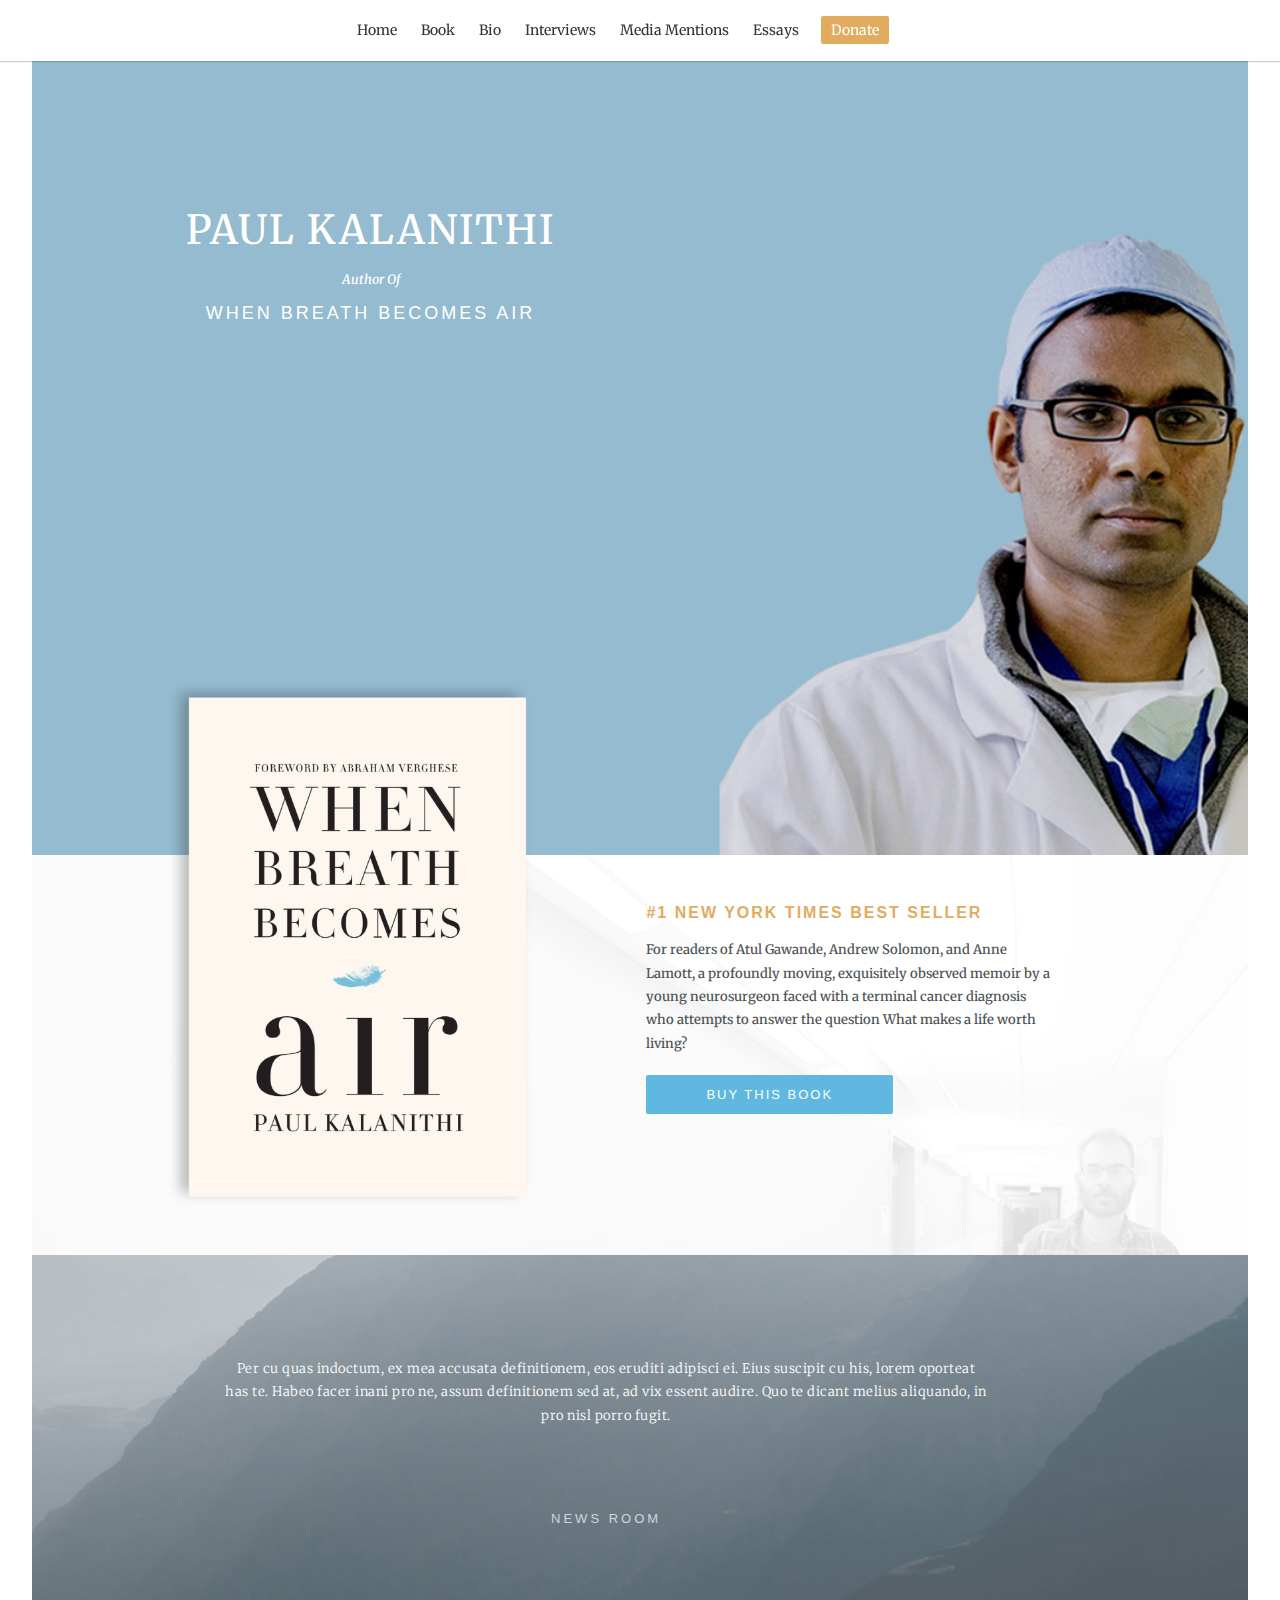
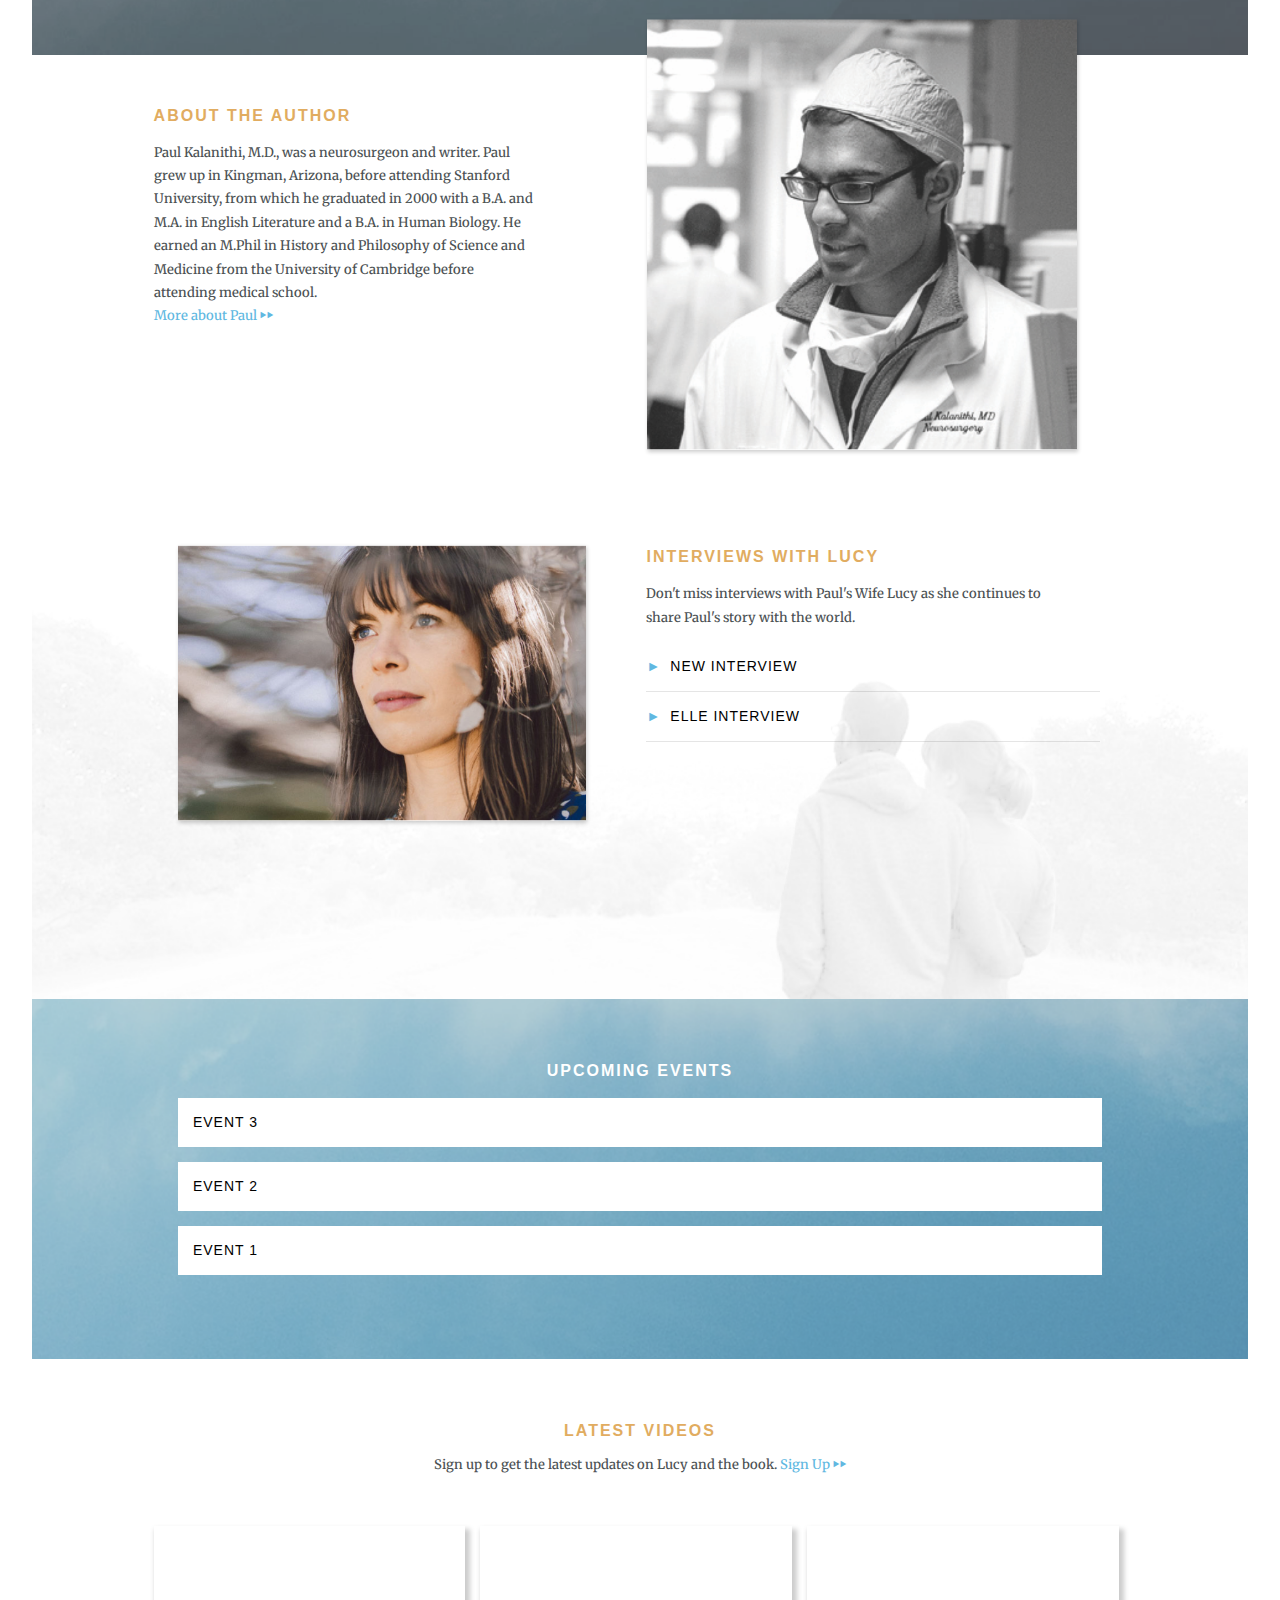
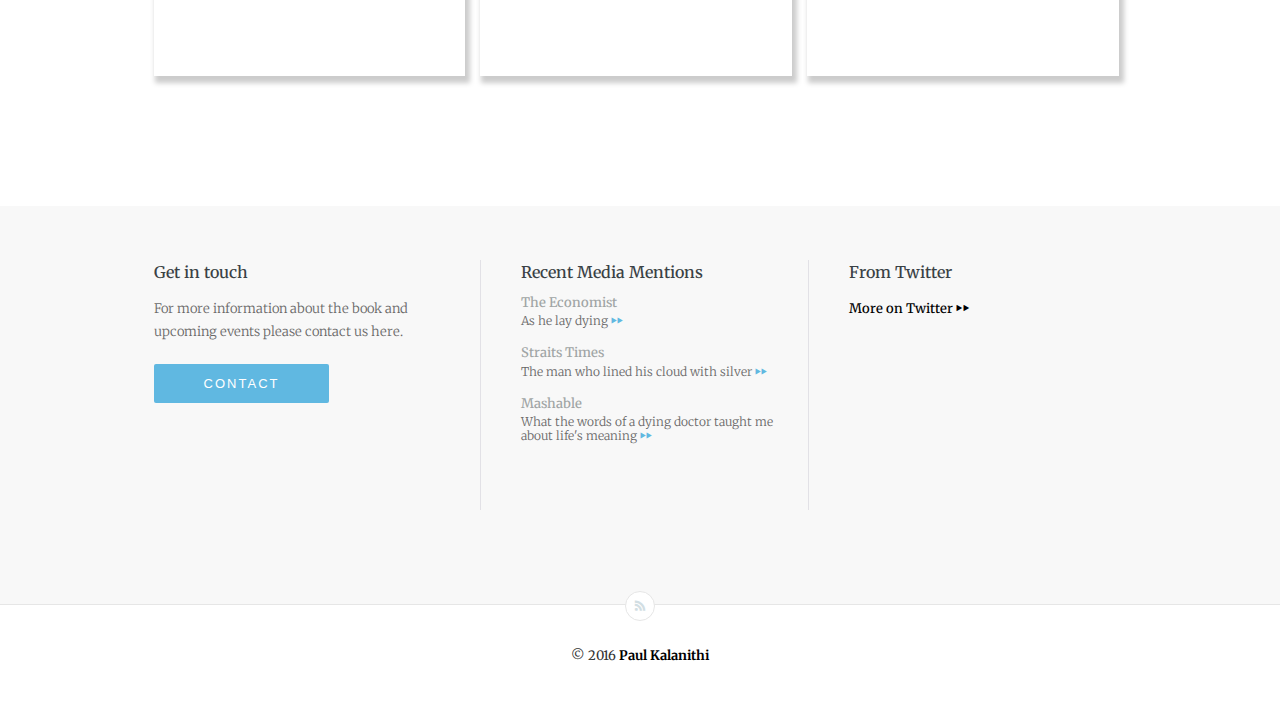
<file: index.html>
<head>
    <meta charset="utf-8">
    <meta http-equiv="X-UA-Compatible" content="IE=edge">

    <title>Paul Kalanithi</title>
    <meta name="description" content="A profoundly moving, exquisitely observed memoir by a young neurosurgeon faced with a terminal cancer diagnosis who attempts to answer the question What makes a life worth living?">

    <meta name="HandheldFriendly" content="True">
    <meta name="viewport" content="width=device-width, initial-scale=1.0">

    <link href="https://fonts.googleapis.com/css?family=Merriweather:400,700,300" rel="stylesheet" type="text/css">
    <link rel="stylesheet" type="text/css" href="assets/css/screen.css?v=cad48d6c86">

    <link rel="canonical" href="index.html">
    <meta name="referrer" content="origin">
    <link rel="next" href="page/2/index.html">
    
    <meta property="og:site_name" content="Paul Kalanithi">
    <meta property="og:type" content="website">
    <meta property="og:title" content="Paul Kalanithi">
    <meta property="og:description" content="A profoundly moving, exquisitely observed memoir by a young neurosurgeon faced with a terminal cancer diagnosis who attempts to answer the question What makes a life worth living?">
    <meta property="og:url" content="http://localhost:2368/">
    <meta property="og:image" content="http://localhost:2368/content/images/2016/02/paulinhospital_0-1-1.png">
    
    <meta name="twitter:card" content="summary_large_image">
    <meta name="twitter:title" content="Paul Kalanithi">
    <meta name="twitter:description" content="A profoundly moving, exquisitely observed memoir by a young neurosurgeon faced with a terminal cancer diagnosis who attempts to answer the question What makes a life worth living?">
    <meta name="twitter:url" content="http://localhost:2368/">
    <meta name="twitter:image:src" content="http://localhost:2368/content/images/2016/02/paulinhospital_0-1-1.png">
    
    <script type="application/ld+json">
{
    "@context": "http://schema.org",
    "@type": "Website",
    "publisher": "Paul Kalanithi",
    "url": "http://localhost:2368/",
    "image": "http://localhost:2368/content/images/2016/02/paulinhospital_0-1-1.png",
    "description": "A profoundly moving, exquisitely observed memoir by a young neurosurgeon faced with a terminal cancer diagnosis who attempts to answer the question What makes a life worth living?"
}
    </script>

    <script type="text/javascript" src="shared/ghost-url.js?v=cad48d6c86"></script>
<script type="text/javascript">
ghost.init({
	clientId: "ghost-frontend",
	clientSecret: "1c7afef9213c"
});
</script>
    <meta name="generator" content="Ghost 0.7">
    <link rel="alternate" type="application/rss+xml" title="Paul Kalanithi" href="rss/index.html">
</head>
<body class="home-template">



<nav role="navigation" class="site-navigation main-navigation">
<label for="show-menu" class="show-menu">Menu</label>
    <input type="checkbox" id="show-menu" role="button">
    
        <ul class="nav">
    <li class="nav-home" role="presentation"><a href="http://kellynloehr.github.io/paul-book/">Home</a></li>
    <li class="nav-book" role="presentation"><a href="http://kellynloehr.github.io/paul-book/book">Book</a></li>
    <li class="nav-bio" role="presentation"><a href="http://kellynloehr.github.io/paul-book/bio">Bio</a></li>
    <li class="nav-interviews" role="presentation"><a href="http://kellynloehr.github.io/paul-book/tag/interviews">Interviews</a></li>
    <li class="nav-media-mentions" role="presentation"><a href="http://kellynloehr.github.io/paul-book/tag/mediamentions">Media Mentions</a></li>
    <li class="nav-essays" role="presentation"><a href="http://kellynloehr.github.io/paul-book/tag/essays">Essays</a></li>
    <li class="nav-donate" role="presentation"><a href="http://kellynloehr.github.io/paul-book/donate">Donate</a></li>
</ul>
 
</nav><!-- .site-navigation .main-navigation -->

<!-- #menu -->

<header class="site-head" style="background-image: url(content/images/2016/02/paulinhospital_0-1-1.png)">
<div class="section group">
    <div class="header-title span_1_of_2  ">
    <h2>PAUL KALANITHI</h2>
   <p class="author">Author Of</p>
 <h3>WHEN BREATH BECOMES AIR</h3>
    </div>
</div>
    
</header>

    


<main class="content" role="main">

    
<div class="book-bg">
    <div class="container">

    <div class=" section group  ">
    <div class="col span_1_of_2 ">
   <img class="book " src="assets/img/when-breath-becomes-air.png">
    </div>

    <div class="col span_1_of_2 ">
   
  <h3> #1 NEW YORK TIMES BEST SELLER</h3>
   <p class="ninety">For readers of Atul Gawande, Andrew Solomon, and Anne Lamott, a profoundly moving, exquisitely observed memoir by a young neurosurgeon faced with a terminal cancer diagnosis who attempts to answer the question What makes a life worth living?</p>
<div class="buy-button"><a href="ttp://www.amazon.com/When-Breath-Becomes-Paul-Kalanithi/dp/081298840X/ref=sr_1_1?ie=UTF8&amp;qid=1435184685&amp;sr=8-1&amp;keywords=when+breath+becomes+air" target="blank">BUY THIS BOOK</a></div>
    </div>
</div>
</div>
 </div>

 <div class="reviews-bg">
    <div class="container ">

    <div class="carousel">
  <ul class="panes">
    <li> <p>Per cu quas indoctum, ex mea accusata definitionem, eos eruditi adipisci ei. Eius suscipit cu his, lorem oporteat has te. Habeo facer inani pro ne, assum definitionem sed at, ad vix essent audire. Quo te dicant melius aliquando, in pro nisl porro fugit.</p>
    <p class="source">News Room</p></li>
    <li> <p>Id pri diam clita apeirian, inermis posidonium ei usu. Te eam adipiscing posidonium referrentur. An utinam nostrud ius, mazim vivendum te pri. Alia tritani salutandi ius ex, ad postea platonem eam. Et sit vocent mediocrem.</p>
    <p class="source">News Source</p></li>
    <li> <p>An per case decore epicurei, est ut amet vivendum. Vis rebum solet omnesque ad, id lorem erant laudem mea, tamquam invidunt consetetur quo ad. Eum mazim eruditi ad, eum delenit ocurreret imperdiet in, cu nisl voluptua eam. No tota petentium vis, ea sea erat scribentur. Ignota ocurreret quaerendum te ius, id offendit explicari vix. Ne pri debet adipiscing.</p>
    <p class="source">Herald Review</p></li>
    <li> <p>Lorem ipsum dolor sit amet, vis admodum inciderint cu. Vel te fierent petentium, autem scriptorem ne vix, in sea sumo omittantur. An est nulla soluta hendrerit, id tollit nostrud fabulas sed, cum zril rationibus id. Ea vel dicta inani utroque, cibo malis pri no. Qui nobis populo ei, ei quaeque luptatum torquatos qui.</p>
    <p class="source">New York Times</p></li>
    <li> <p>"An emotional investment well worth making: a moving and thoughtful memoir of family, medicine and literature. It is, despite its grim undertone, accidentally inspiring.”</p>
    <p class="source">Washington Post</p></li>
  </ul>


</div>
    
</div>
</div>

<div class="container">

    <div class=" section group  ">
    <div class="col span_1_of_2 ">
   <h3> ABOUT THE AUTHOR</h3>
   <p class="eighty">Paul Kalanithi, M.D., was a neurosurgeon and writer. Paul grew up in Kingman, Arizona, before attending Stanford University, from which he graduated in 2000 with a B.A. and M.A. in English Literature and a B.A. in Human Biology. He earned an M.Phil in History and Philosophy of Science and Medicine from the University of Cambridge before attending medical school.<br>
   <a class="continue-reading" href="index.html#"> More about Paul ▸▸ </a></p>

    </div>

    <div class="col span_1_of_2 ">
   <img class="profile shadow" src="assets/img/paul-kalanithi-profile.png">
  
    </div>
</div>
</div>
<div class="lucy">
<div class="container">

    <div class=" section group  ">
    <div class="col span_1_of_2 ">
    <img class="shadow lucy-profile" src="assets/img/lucy.png">
  
    </div>

    <div class="col span_1_of_2 ">
     <h3> INTERVIEWS WITH LUCY</h3>
      <p class="ninety">Don't miss interviews with Paul's Wife Lucy as she continues to share Paul's story with the world.</p>   
  
  
    <ul class="external">
        <li><span class="arrow">►</span><a class="js-link-to-update" target="_blank" href="new-interview/" title="new interview">new interview</a>
         <div class="link home">
          <p><a href="https://themes.ghost.org/docs/get">https://themes.ghost.org/docs/get</a></p>
        </div></li>
       
      </ul>

       
    <ul class="external">
        <li><span class="arrow">►</span><a class="js-link-to-update" target="_blank" href="interview-with-lucy/" title="Elle Interview">Elle Interview</a>
         <div class="link home">
          <p>ELLE <br>
<a href="http://www.elle.com/">http://www.elle.com/</a></p>
        </div></li>
       
      </ul>

       

      
   

</div>
    </div>
</div>
</div>

<div class="events">
<div class="container">
<div class="center">
    <h3>UPCOMING EVENTS</h3>
   <ul>
  
   <li> <a href="event-3/">Event 3</a></li>      
   <li> <a href="event-2/">Event 2</a></li>      
   <li> <a href="event-1/">Event 1</a></li>      
   </ul>
</div>
    
</div>
</div>
<div class="videos">
<div class="container">
<h3>LATEST VIDEOS</h3>
<p class=" seventy center"> Sign up to get the latest updates on Lucy and the book.  <a class="continue-reading" href="index.html#"> Sign Up ▸▸ </a></p> 
    <div class="section group">

    <div class=" col span_1_of_3">
    <p><iframe width="560" height="315" src="https://www.youtube.com/embed/6c8fK9tOaZQ??rel=0&amp;showinfo=0&amp;autohide=1" frameborder="0" allowfullscreen></iframe></p> 
     </div>

    <div class=" col span_1_of_3">
    <p><iframe width="560" height="315" src="https://www.youtube.com/embed/aetY_zS7Q6M?rel=0&amp;showinfo=0&amp;autohide=1" frameborder="0" allowfullscreen></iframe></p> 
     </div>

    <div class=" col span_1_of_3">
    <p><iframe width="560" height="315" src="https://www.youtube.com/embed/aetY_zS7Q6M?rel=0&amp;showinfo=0&amp;autohide=1" frameborder="0" allowfullscreen></iframe></p> 
     </div>

</div>
    
</div>
</div>

<div class="clearfix"></div>


<div class="pre-footer">
<div class="container">
  <div class="section group">
  <div class="col span_1_of_3 ">
 <h5>Get in touch</h5>
 <p class="ninety grey"> For more information about the book and upcoming events please contact us here.
  </p><div class="contact-button"><a href="index.html#">CONTACT</a></div>
 
  </div>
  
  
  <div class="col span_1_of_3 border-left">
   <h5 class="margin-left">Recent Media Mentions</h5>
          <div class="external margin-left">
<div class="link footer">
          <p>The Economist</p>

<p><a href="http://www.economist.com/news/books-and-arts/21690011-intimate-essential-memoir-meaning-he-lay-dying?fsrc=scn/tw_ec/">http://www.economist.com/news/books-and-arts/21690011-intimate-essential-memoir-meaning-he-lay-dying?fsrc=scn/tw_ec/</a></p> </div>
        <p>
        <a class="js-link-to-update news" target="_blank" href="as-he-lay-dying/" title="As he lay dying">  As he lay dying <span class="continue-reading"> ▸▸</span></a>
        </p>
       
      </div>
          <div class="external margin-left">
<div class="link footer">
          <p>Straits Times <br>
<a href="http://www.straitstimes.com/lifestyle/arts/the-man-who-lined-his-cloud-with-silver">http://www.straitstimes.com/lifestyle/arts/the-man-who-lined-his-cloud-with-silver</a></p> </div>
        <p>
        <a class="js-link-to-update news" target="_blank" href="the-man-who-lined-his-cloud-with-silver/" title="The man who lined his cloud with silver">  The man who lined his cloud with silver <span class="continue-reading"> ▸▸</span></a>
        </p>
       
      </div>
          <div class="external margin-left">
<div class="link footer">
          <p>Mashable <br>
<a href="http://mashable.com/2016/02/18/when-breath-becomes-air-review/#.67TJVxopuqy">http://mashable.com/2016/02/18/when-breath-becomes-air-review/#.67TJVxopuqy</a></p> </div>
        <p>
        <a class="js-link-to-update news" target="_blank" href="what-the-words-of-a-dying-doctor-taught-me-about-lifes-meaning/" title="What the words of a dying doctor taught me about life's meaning">  What the words of a dying doctor taught me about life's meaning <span class="continue-reading"> ▸▸</span></a>
        </p>
       
      </div>
  </div>


  <div class="col span_1_of_3 border-left ">
 <h5 class="margin-left">From Twitter</h5>
 
    <div id="example3" class="grey"></div>
    <p class="margin-left"><a href="https://twitter.com/search?q=%23WhenBreathBecomesAir&amp;src=tyah">More on Twitter ▸▸</a></p>


  </div>
  </div>

    
</div> 

 </div>
 




    

</main>

    <footer class="site-footer">
        <a class="subscribe icon-feed" href="rss/index.rss"><span class="tooltip">Subscribe!</span></a>
        <div class="inner">
             <section class="copyright">© 2016 <a href="index.html">Paul Kalanithi</a>
             </section>
        </div>
    </footer>

    

    <script src="https://ajax.googleapis.com/ajax/libs/jquery/1.12.0/jquery.min.js"></script>
    <script type="text/javascript" src="assets/js/jquery.fitvids.js?v=cad48d6c86"></script>
    <script type="text/javascript" src="assets/js/external-link.js?v=cad48d6c86"></script>
    <script type="text/javascript" src="assets/js/index.js?v=cad48d6c86"></script>
    <script type="text/javascript" src="assets/js/small-menu.js?v=cad48d6c86"></script>

</body>
</file>
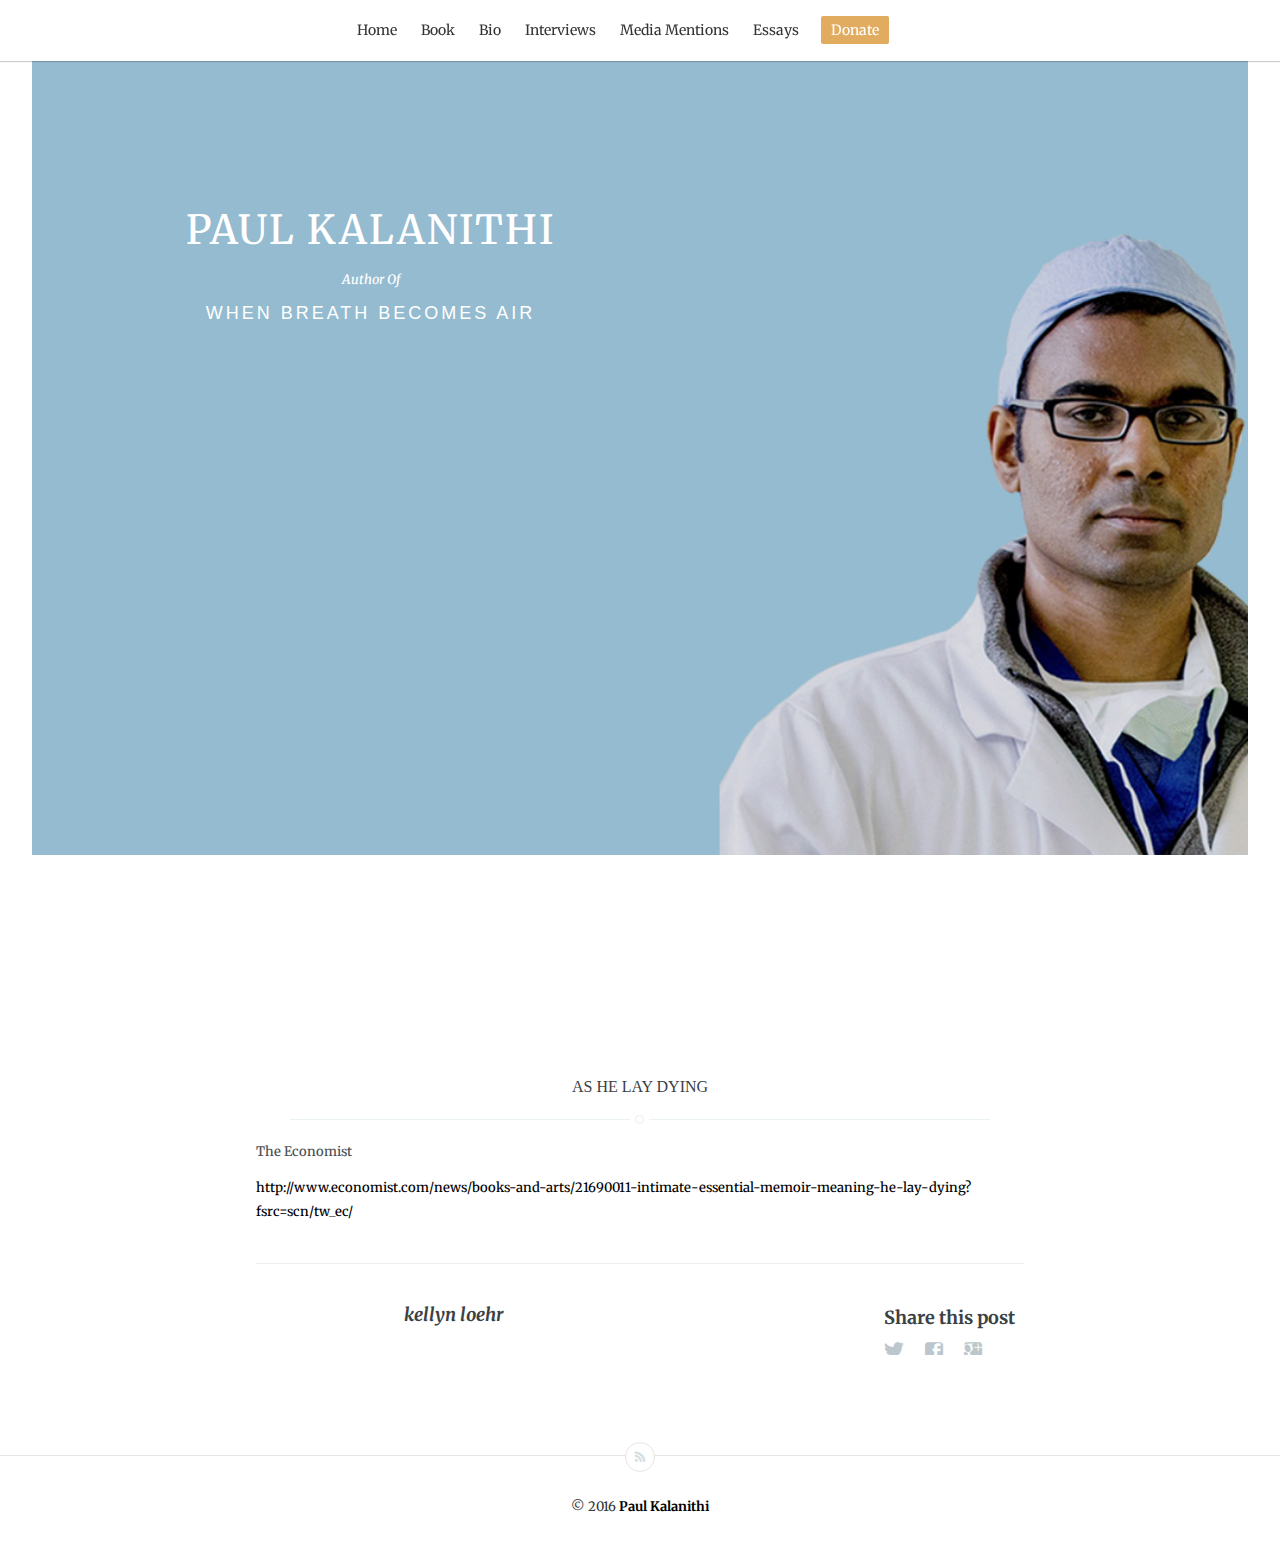
<file: as-he-lay-dying/index.html>
<head>
    <meta charset="utf-8">
    <meta http-equiv="X-UA-Compatible" content="IE=edge">

    <title>As he lay dying</title>
    <meta name="description" content="">

    <meta name="HandheldFriendly" content="True">
    <meta name="viewport" content="width=device-width, initial-scale=1.0">

    <link href="https://fonts.googleapis.com/css?family=Merriweather:400,700,300" rel="stylesheet" type="text/css">
    <link rel="stylesheet" type="text/css" href="../assets/css/screen.css?v=cad48d6c86">

    <link rel="canonical" href="index.html">
    <meta name="referrer" content="origin">
    
    <meta property="og:site_name" content="Paul Kalanithi">
    <meta property="og:type" content="article">
    <meta property="og:title" content="As he lay dying">
    <meta property="og:description" content="The Economist http://www.economist.com/news/books-and-arts/21690011-intimate-essential-memoir-meaning-he-lay-dying?fsrc=scn/tw_ec/...">
    <meta property="og:url" content="http://localhost:2368/as-he-lay-dying/">
    <meta property="article:published_time" content="2016-02-24T19:17:44.564Z">
    <meta property="article:modified_time" content="2016-02-24T19:18:57.644Z">
    <meta property="article:tag" content="mediamentions">
    <meta property="article:tag" content="news">
    <meta property="article:tag" content="external">
    <meta property="article:tag" content="print">
    
    <meta name="twitter:card" content="summary">
    <meta name="twitter:title" content="As he lay dying">
    <meta name="twitter:description" content="The Economist http://www.economist.com/news/books-and-arts/21690011-intimate-essential-memoir-meaning-he-lay-dying?fsrc=scn/tw_ec/...">
    <meta name="twitter:url" content="http://localhost:2368/as-he-lay-dying/">
    
    <script type="application/ld+json">
{
    "@context": "http://schema.org",
    "@type": "Article",
    "publisher": "Paul Kalanithi",
    "author": {
        "@type": "Person",
        "name": "kellyn loehr",
        "image": "//www.gravatar.com/avatar/e067762179c40cee0017ff318db9fd11?s=250&d=mm&r=x",
        "url": "http://localhost:2368/author/kellyn",
        "sameAs": null,
        "description": null
    },
    "headline": "As he lay dying",
    "url": "http://localhost:2368/as-he-lay-dying/",
    "datePublished": "2016-02-24T19:17:44.564Z",
    "dateModified": "2016-02-24T19:18:57.644Z",
    "keywords": "mediamentions, news, external, print",
    "description": "The Economist http://www.economist.com/news/books-and-arts/21690011-intimate-essential-memoir-meaning-he-lay-dying?fsrc=scn/tw_ec/..."
}
    </script>

    <script type="text/javascript" src="../shared/ghost-url.js?v=cad48d6c86"></script>
<script type="text/javascript">
ghost.init({
	clientId: "ghost-frontend",
	clientSecret: "1c7afef9213c"
});
</script>
    <meta name="generator" content="Ghost 0.7">
    <link rel="alternate" type="application/rss+xml" title="Paul Kalanithi" href="../rss/index.html">
</head>
<body class="post-template tag-mediamentions tag-news tag-external tag-print">



<nav role="navigation" class="site-navigation main-navigation">
<label for="show-menu" class="show-menu">Menu</label>
    <input type="checkbox" id="show-menu" role="button">
    
        <ul class="nav">
    <li class="nav-home" role="presentation"><a href="http://kellynloehr.github.io/paul-book/">Home</a></li>
    <li class="nav-book" role="presentation"><a href="http://kellynloehr.github.io/paul-book/book">Book</a></li>
    <li class="nav-bio" role="presentation"><a href="http://kellynloehr.github.io/paul-book/bio">Bio</a></li>
    <li class="nav-interviews" role="presentation"><a href="http://kellynloehr.github.io/paul-book/tag/interviews">Interviews</a></li>
    <li class="nav-media-mentions" role="presentation"><a href="http://kellynloehr.github.io/paul-book/tag/mediamentions">Media Mentions</a></li>
    <li class="nav-essays" role="presentation"><a href="http://kellynloehr.github.io/paul-book/tag/essays">Essays</a></li>
    <li class="nav-donate" role="presentation"><a href="http://kellynloehr.github.io/paul-book/donate">Donate</a></li>
</ul>
 
</nav><!-- .site-navigation .main-navigation -->

<!-- #menu -->

<header class="site-head" style="background-image: url(../content/images/2016/02/paulinhospital_0-1-1.png)">
<div class="section group">
    <div class="header-title span_1_of_2  ">
    <h2>PAUL KALANITHI</h2>
   <p class="author">Author Of</p>
 <h3>WHEN BREATH BECOMES AIR</h3>
    </div>
</div>
    
</header>

    

<main class="content" role="main">

    <article class="post tag-mediamentions tag-news tag-external tag-print">

<header class="tag-archive-header">
            <h1>As he lay dying</h1>
        </header>


            <span class="post-meta"><time datetime="2016-02-24"></time></span>

            <section class="post-content">
                <p>The Economist</p>

<p><a href="http://www.economist.com/news/books-and-arts/21690011-intimate-essential-memoir-meaning-he-lay-dying?fsrc=scn/tw_ec/">http://www.economist.com/news/books-and-arts/21690011-intimate-essential-memoir-meaning-he-lay-dying?fsrc=scn/tw_ec/</a></p>
            </section>

            <footer class="post-footer">

                <section class="author">
                    <h4>kellyn loehr</h4>
                    <p></p>
                    <ul class="author-meta clearfix">
                        
                        
                    </ul>
                </section>

                <section class="share">
                    <h4>Share this post</h4>
                    <a class="icon-twitter" href="https://twitter.com/share?text=As%20he%20lay%20dying&amp;url=http://localhost:2368/as-he-lay-dying/" onclick="window.open(this.href, 'twitter-share', 'width=550,height=235');return false;">
                        <span class="hidden">Twitter</span>
                    </a>
                    <a class="icon-facebook" href="https://www.facebook.com/sharer/sharer.php?u=http://localhost:2368/as-he-lay-dying/" onclick="window.open(this.href, 'facebook-share','width=580,height=296');return false;">
                        <span class="hidden">Facebook</span>
                    </a>
                    <a class="icon-google-plus" href="https://plus.google.com/share?url=http://localhost:2368/as-he-lay-dying/" onclick="window.open(this.href, 'google-plus-share', 'width=490,height=530');return false;">
                        <span class="hidden">Google+</span>
                    </a>
                </section>

            </footer>


    </article>

</main>


    <footer class="site-footer">
        <a class="subscribe icon-feed" href="../rss/index.rss"><span class="tooltip">Subscribe!</span></a>
        <div class="inner">
             <section class="copyright">© 2016 <a href="../">Paul Kalanithi</a>
             </section>
        </div>
    </footer>

    

    <script src="https://ajax.googleapis.com/ajax/libs/jquery/1.12.0/jquery.min.js"></script>
    <script type="text/javascript" src="../assets/js/jquery.fitvids.js?v=cad48d6c86"></script>
    <script type="text/javascript" src="../assets/js/external-link.js?v=cad48d6c86"></script>
    <script type="text/javascript" src="../assets/js/index.js?v=cad48d6c86"></script>
    <script type="text/javascript" src="../assets/js/small-menu.js?v=cad48d6c86"></script>

</body>
</file>
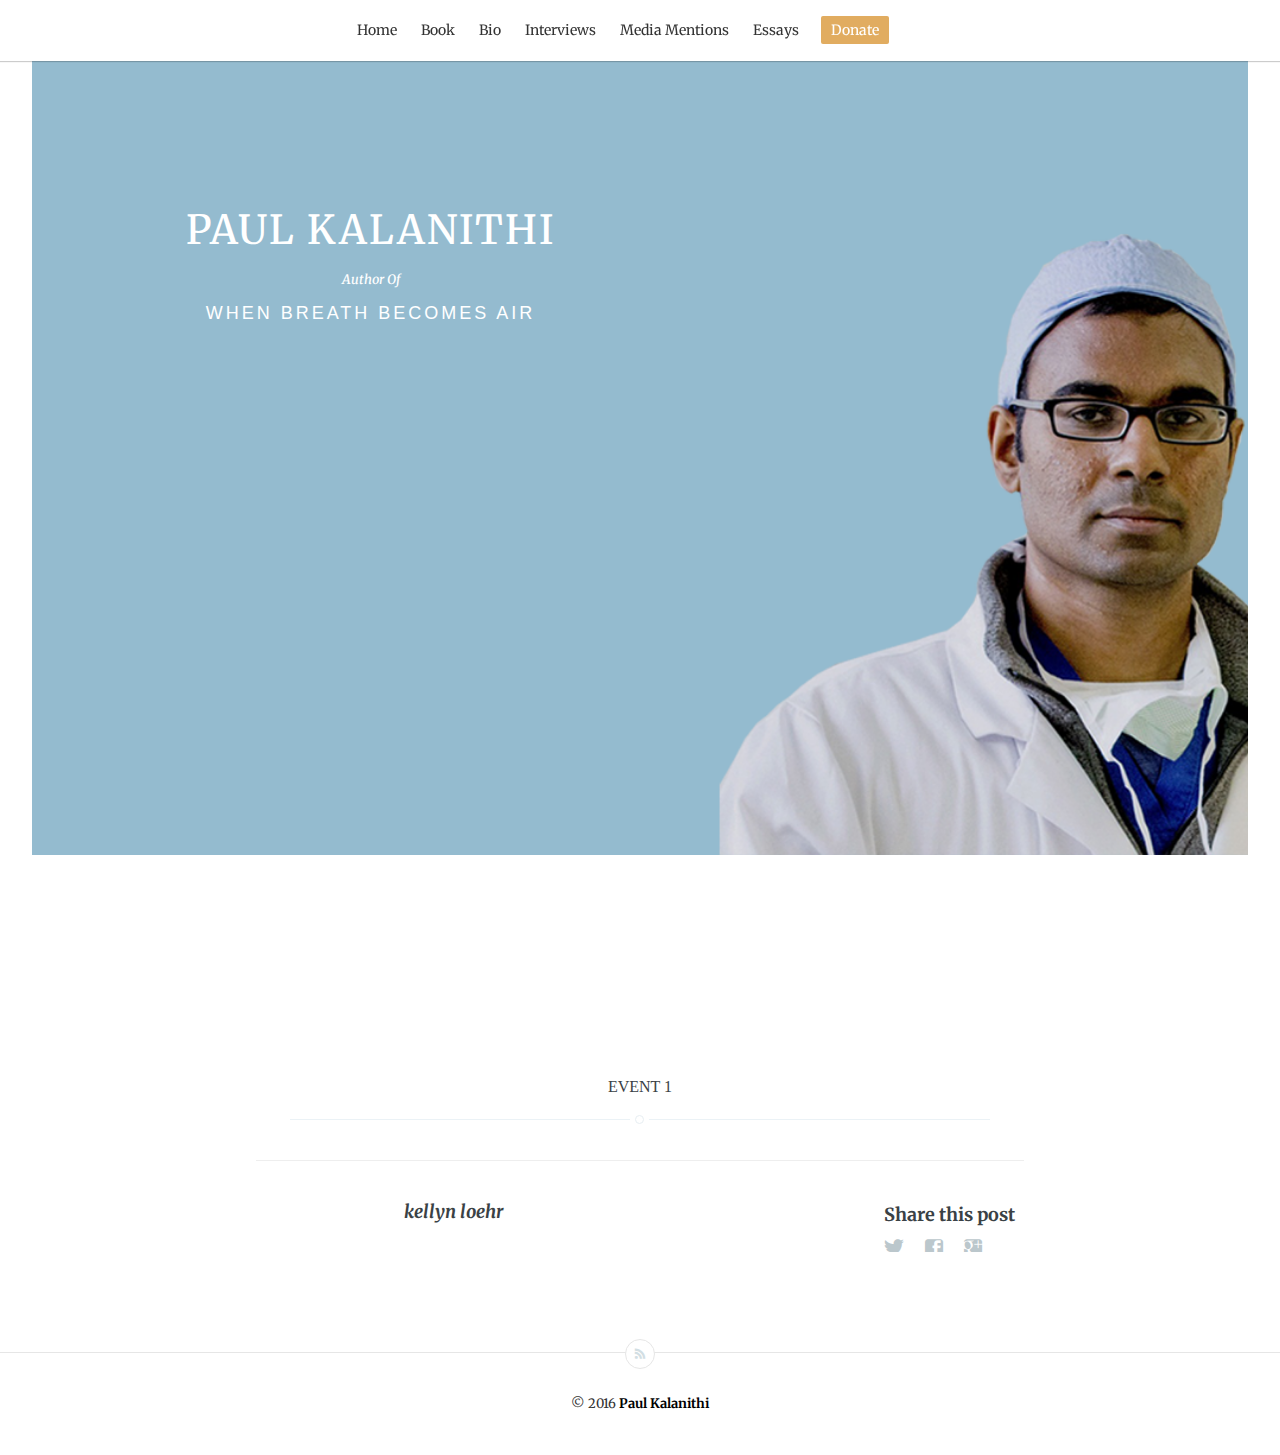
<file: event-1/index.html>
<head>
    <meta charset="utf-8">
    <meta http-equiv="X-UA-Compatible" content="IE=edge">

    <title>Event 1</title>
    <meta name="description" content="">

    <meta name="HandheldFriendly" content="True">
    <meta name="viewport" content="width=device-width, initial-scale=1.0">

    <link href="https://fonts.googleapis.com/css?family=Merriweather:400,700,300" rel="stylesheet" type="text/css">
    <link rel="stylesheet" type="text/css" href="../assets/css/screen.css?v=cad48d6c86">

    <link rel="canonical" href="index.html">
    <meta name="referrer" content="origin">
    
    <meta property="og:site_name" content="Paul Kalanithi">
    <meta property="og:type" content="article">
    <meta property="og:title" content="Event 1">
    <meta property="og:description" content="...">
    <meta property="og:url" content="http://localhost:2368/event-1/">
    <meta property="article:published_time" content="2016-02-23T17:10:46.974Z">
    <meta property="article:modified_time" content="2016-02-23T17:10:46.973Z">
    <meta property="article:tag" content="event">
    
    <meta name="twitter:card" content="summary">
    <meta name="twitter:title" content="Event 1">
    <meta name="twitter:description" content="...">
    <meta name="twitter:url" content="http://localhost:2368/event-1/">
    
    <script type="application/ld+json">
{
    "@context": "http://schema.org",
    "@type": "Article",
    "publisher": "Paul Kalanithi",
    "author": {
        "@type": "Person",
        "name": "kellyn loehr",
        "image": "//www.gravatar.com/avatar/e067762179c40cee0017ff318db9fd11?s=250&d=mm&r=x",
        "url": "http://localhost:2368/author/kellyn",
        "sameAs": null,
        "description": null
    },
    "headline": "Event 1",
    "url": "http://localhost:2368/event-1/",
    "datePublished": "2016-02-23T17:10:46.974Z",
    "dateModified": "2016-02-23T17:10:46.973Z",
    "keywords": "event",
    "description": "..."
}
    </script>

    <script type="text/javascript" src="../shared/ghost-url.js?v=cad48d6c86"></script>
<script type="text/javascript">
ghost.init({
	clientId: "ghost-frontend",
	clientSecret: "1c7afef9213c"
});
</script>
    <meta name="generator" content="Ghost 0.7">
    <link rel="alternate" type="application/rss+xml" title="Paul Kalanithi" href="../rss/index.html">
</head>
<body class="post-template tag-event">



<nav role="navigation" class="site-navigation main-navigation">
<label for="show-menu" class="show-menu">Menu</label>
    <input type="checkbox" id="show-menu" role="button">
    
        <ul class="nav">
    <li class="nav-home" role="presentation"><a href="http://kellynloehr.github.io/paul-book/">Home</a></li>
    <li class="nav-book" role="presentation"><a href="http://kellynloehr.github.io/paul-book/book">Book</a></li>
    <li class="nav-bio" role="presentation"><a href="http://kellynloehr.github.io/paul-book/bio">Bio</a></li>
    <li class="nav-interviews" role="presentation"><a href="http://kellynloehr.github.io/paul-book/tag/interviews">Interviews</a></li>
    <li class="nav-media-mentions" role="presentation"><a href="http://kellynloehr.github.io/paul-book/tag/mediamentions">Media Mentions</a></li>
    <li class="nav-essays" role="presentation"><a href="http://kellynloehr.github.io/paul-book/tag/essays">Essays</a></li>
    <li class="nav-donate" role="presentation"><a href="http://kellynloehr.github.io/paul-book/donate">Donate</a></li>
</ul>
 
</nav><!-- .site-navigation .main-navigation -->

<!-- #menu -->

<header class="site-head" style="background-image: url(../content/images/2016/02/paulinhospital_0-1-1.png)">
<div class="section group">
    <div class="header-title span_1_of_2  ">
    <h2>PAUL KALANITHI</h2>
   <p class="author">Author Of</p>
 <h3>WHEN BREATH BECOMES AIR</h3>
    </div>
</div>
    
</header>

    

<main class="content" role="main">

    <article class="post tag-event">

<header class="tag-archive-header">
            <h1>Event 1</h1>
        </header>


            <span class="post-meta"><time datetime="2016-02-23"></time></span>

            <section class="post-content">
                
            </section>

            <footer class="post-footer">

                <section class="author">
                    <h4>kellyn loehr</h4>
                    <p></p>
                    <ul class="author-meta clearfix">
                        
                        
                    </ul>
                </section>

                <section class="share">
                    <h4>Share this post</h4>
                    <a class="icon-twitter" href="https://twitter.com/share?text=Event%201&amp;url=http://localhost:2368/event-1/" onclick="window.open(this.href, 'twitter-share', 'width=550,height=235');return false;">
                        <span class="hidden">Twitter</span>
                    </a>
                    <a class="icon-facebook" href="https://www.facebook.com/sharer/sharer.php?u=http://localhost:2368/event-1/" onclick="window.open(this.href, 'facebook-share','width=580,height=296');return false;">
                        <span class="hidden">Facebook</span>
                    </a>
                    <a class="icon-google-plus" href="https://plus.google.com/share?url=http://localhost:2368/event-1/" onclick="window.open(this.href, 'google-plus-share', 'width=490,height=530');return false;">
                        <span class="hidden">Google+</span>
                    </a>
                </section>

            </footer>


    </article>

</main>


    <footer class="site-footer">
        <a class="subscribe icon-feed" href="../rss/index.rss"><span class="tooltip">Subscribe!</span></a>
        <div class="inner">
             <section class="copyright">© 2016 <a href="../">Paul Kalanithi</a>
             </section>
        </div>
    </footer>

    

    <script src="https://ajax.googleapis.com/ajax/libs/jquery/1.12.0/jquery.min.js"></script>
    <script type="text/javascript" src="../assets/js/jquery.fitvids.js?v=cad48d6c86"></script>
    <script type="text/javascript" src="../assets/js/external-link.js?v=cad48d6c86"></script>
    <script type="text/javascript" src="../assets/js/index.js?v=cad48d6c86"></script>
    <script type="text/javascript" src="../assets/js/small-menu.js?v=cad48d6c86"></script>

</body>
</file>
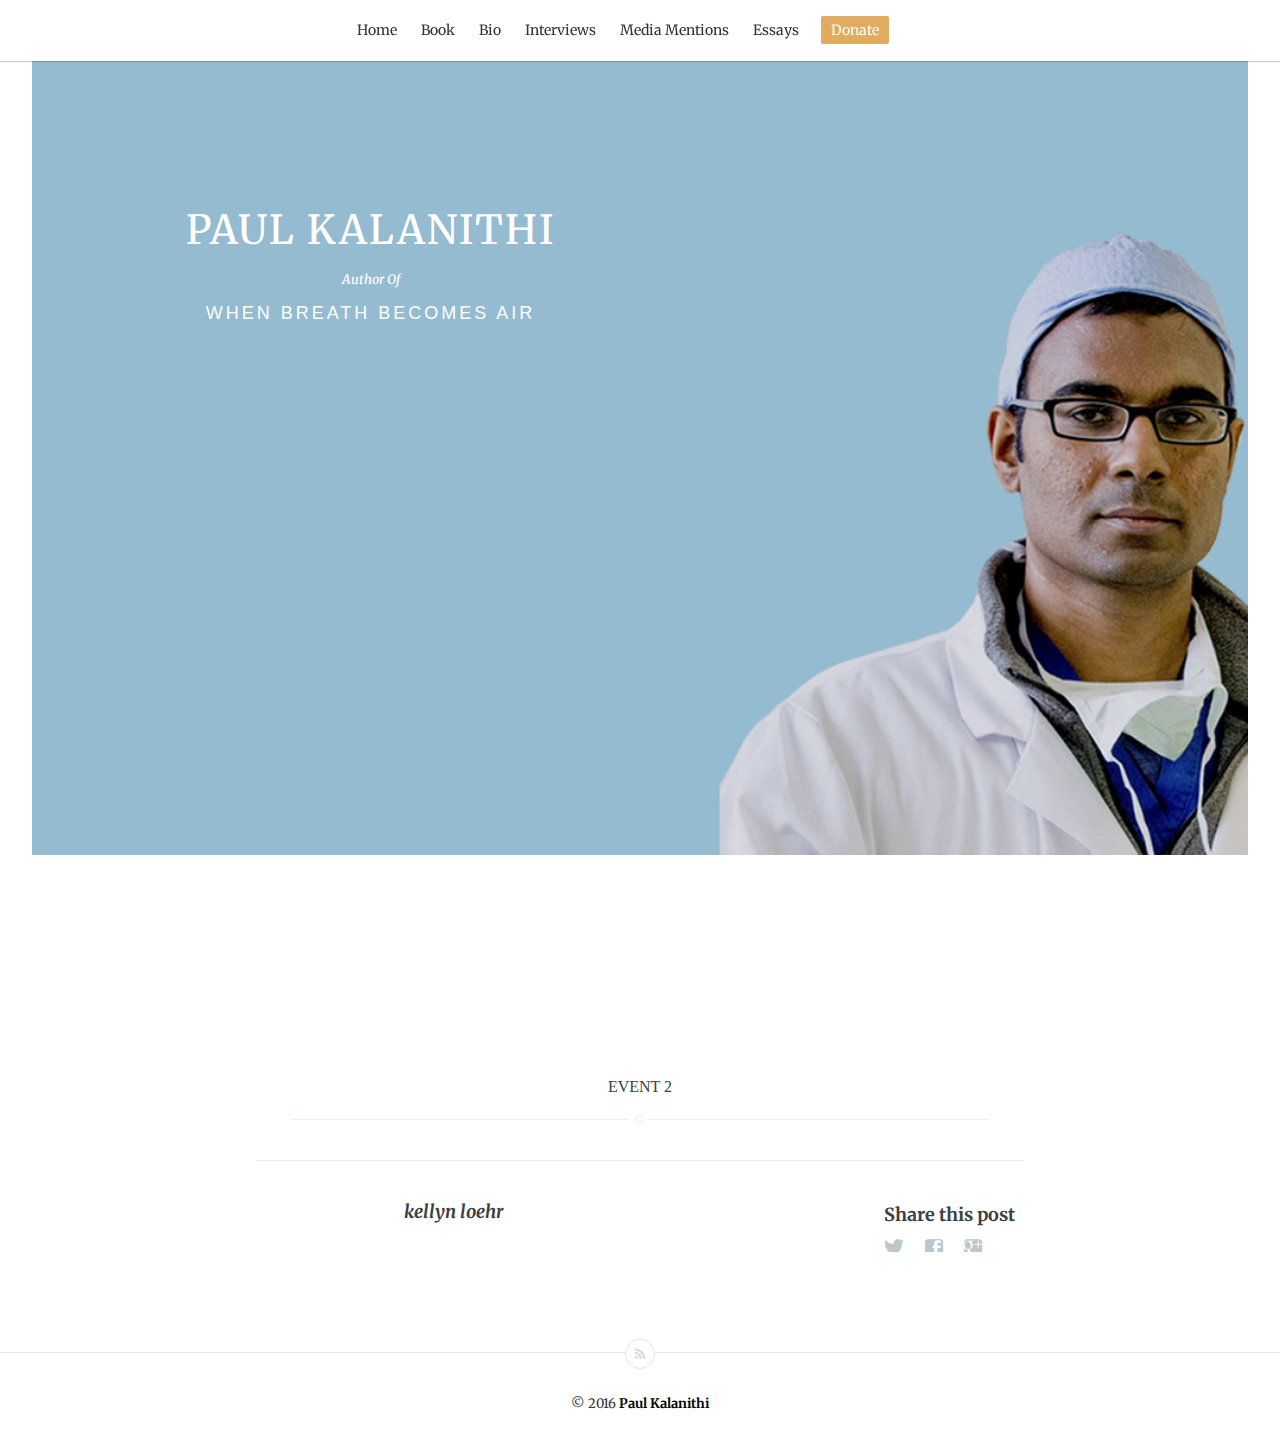
<file: event-2/index.html>
<head>
    <meta charset="utf-8">
    <meta http-equiv="X-UA-Compatible" content="IE=edge">

    <title>Event 2</title>
    <meta name="description" content="">

    <meta name="HandheldFriendly" content="True">
    <meta name="viewport" content="width=device-width, initial-scale=1.0">

    <link href="https://fonts.googleapis.com/css?family=Merriweather:400,700,300" rel="stylesheet" type="text/css">
    <link rel="stylesheet" type="text/css" href="../assets/css/screen.css?v=cad48d6c86">

    <link rel="canonical" href="index.html">
    <meta name="referrer" content="origin">
    
    <meta property="og:site_name" content="Paul Kalanithi">
    <meta property="og:type" content="article">
    <meta property="og:title" content="Event 2">
    <meta property="og:description" content="...">
    <meta property="og:url" content="http://localhost:2368/event-2/">
    <meta property="article:published_time" content="2016-02-23T17:11:12.106Z">
    <meta property="article:modified_time" content="2016-02-23T17:11:12.105Z">
    <meta property="article:tag" content="event">
    
    <meta name="twitter:card" content="summary">
    <meta name="twitter:title" content="Event 2">
    <meta name="twitter:description" content="...">
    <meta name="twitter:url" content="http://localhost:2368/event-2/">
    
    <script type="application/ld+json">
{
    "@context": "http://schema.org",
    "@type": "Article",
    "publisher": "Paul Kalanithi",
    "author": {
        "@type": "Person",
        "name": "kellyn loehr",
        "image": "//www.gravatar.com/avatar/e067762179c40cee0017ff318db9fd11?s=250&d=mm&r=x",
        "url": "http://localhost:2368/author/kellyn",
        "sameAs": null,
        "description": null
    },
    "headline": "Event 2",
    "url": "http://localhost:2368/event-2/",
    "datePublished": "2016-02-23T17:11:12.106Z",
    "dateModified": "2016-02-23T17:11:12.105Z",
    "keywords": "event",
    "description": "..."
}
    </script>

    <script type="text/javascript" src="../shared/ghost-url.js?v=cad48d6c86"></script>
<script type="text/javascript">
ghost.init({
	clientId: "ghost-frontend",
	clientSecret: "1c7afef9213c"
});
</script>
    <meta name="generator" content="Ghost 0.7">
    <link rel="alternate" type="application/rss+xml" title="Paul Kalanithi" href="../rss/index.html">
</head>
<body class="post-template tag-event">



<nav role="navigation" class="site-navigation main-navigation">
<label for="show-menu" class="show-menu">Menu</label>
    <input type="checkbox" id="show-menu" role="button">
    
        <ul class="nav">
    <li class="nav-home" role="presentation"><a href="http://kellynloehr.github.io/paul-book/">Home</a></li>
    <li class="nav-book" role="presentation"><a href="http://kellynloehr.github.io/paul-book/book">Book</a></li>
    <li class="nav-bio" role="presentation"><a href="http://kellynloehr.github.io/paul-book/bio">Bio</a></li>
    <li class="nav-interviews" role="presentation"><a href="http://kellynloehr.github.io/paul-book/tag/interviews">Interviews</a></li>
    <li class="nav-media-mentions" role="presentation"><a href="http://kellynloehr.github.io/paul-book/tag/mediamentions">Media Mentions</a></li>
    <li class="nav-essays" role="presentation"><a href="http://kellynloehr.github.io/paul-book/tag/essays">Essays</a></li>
    <li class="nav-donate" role="presentation"><a href="http://kellynloehr.github.io/paul-book/donate">Donate</a></li>
</ul>
 
</nav><!-- .site-navigation .main-navigation -->

<!-- #menu -->

<header class="site-head" style="background-image: url(../content/images/2016/02/paulinhospital_0-1-1.png)">
<div class="section group">
    <div class="header-title span_1_of_2  ">
    <h2>PAUL KALANITHI</h2>
   <p class="author">Author Of</p>
 <h3>WHEN BREATH BECOMES AIR</h3>
    </div>
</div>
    
</header>

    

<main class="content" role="main">

    <article class="post tag-event">

<header class="tag-archive-header">
            <h1>Event 2</h1>
        </header>


            <span class="post-meta"><time datetime="2016-02-23"></time></span>

            <section class="post-content">
                
            </section>

            <footer class="post-footer">

                <section class="author">
                    <h4>kellyn loehr</h4>
                    <p></p>
                    <ul class="author-meta clearfix">
                        
                        
                    </ul>
                </section>

                <section class="share">
                    <h4>Share this post</h4>
                    <a class="icon-twitter" href="https://twitter.com/share?text=Event%202&amp;url=http://localhost:2368/event-2/" onclick="window.open(this.href, 'twitter-share', 'width=550,height=235');return false;">
                        <span class="hidden">Twitter</span>
                    </a>
                    <a class="icon-facebook" href="https://www.facebook.com/sharer/sharer.php?u=http://localhost:2368/event-2/" onclick="window.open(this.href, 'facebook-share','width=580,height=296');return false;">
                        <span class="hidden">Facebook</span>
                    </a>
                    <a class="icon-google-plus" href="https://plus.google.com/share?url=http://localhost:2368/event-2/" onclick="window.open(this.href, 'google-plus-share', 'width=490,height=530');return false;">
                        <span class="hidden">Google+</span>
                    </a>
                </section>

            </footer>


    </article>

</main>


    <footer class="site-footer">
        <a class="subscribe icon-feed" href="../rss/index.rss"><span class="tooltip">Subscribe!</span></a>
        <div class="inner">
             <section class="copyright">© 2016 <a href="../">Paul Kalanithi</a>
             </section>
        </div>
    </footer>

    

    <script src="https://ajax.googleapis.com/ajax/libs/jquery/1.12.0/jquery.min.js"></script>
    <script type="text/javascript" src="../assets/js/jquery.fitvids.js?v=cad48d6c86"></script>
    <script type="text/javascript" src="../assets/js/external-link.js?v=cad48d6c86"></script>
    <script type="text/javascript" src="../assets/js/index.js?v=cad48d6c86"></script>
    <script type="text/javascript" src="../assets/js/small-menu.js?v=cad48d6c86"></script>

</body>
</file>
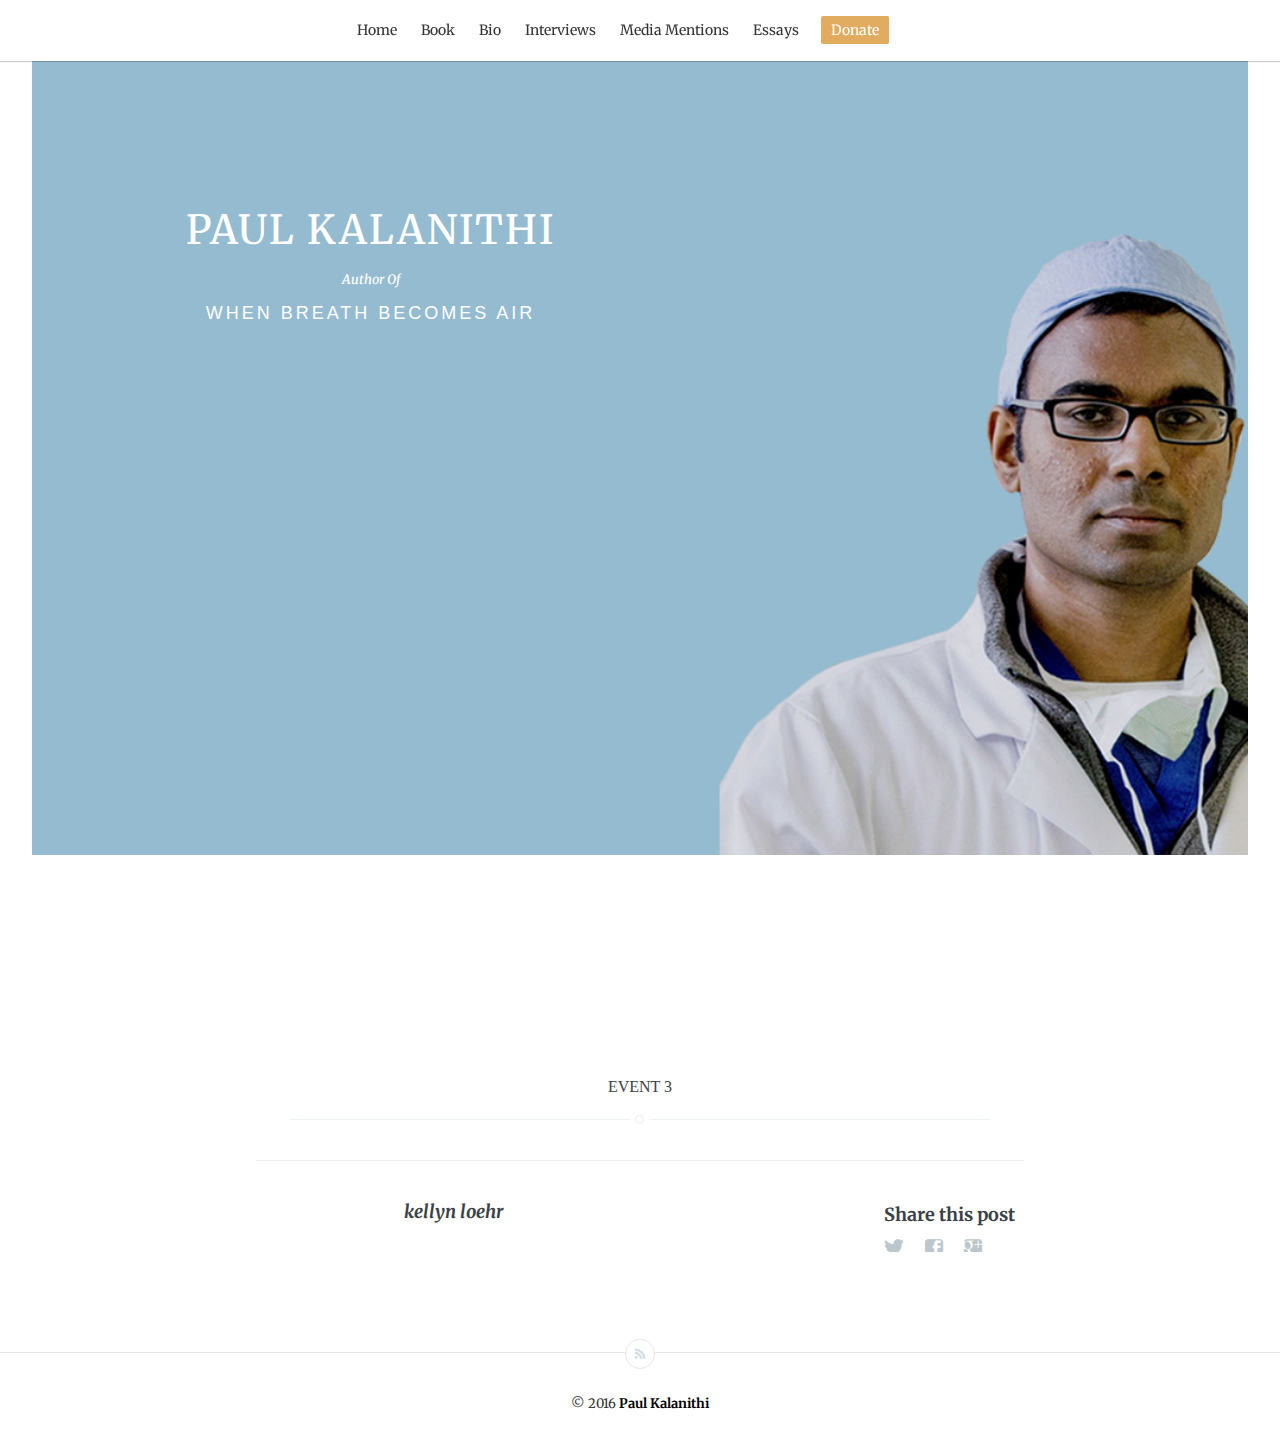
<file: event-3/index.html>
<head>
    <meta charset="utf-8">
    <meta http-equiv="X-UA-Compatible" content="IE=edge">

    <title>Event 3</title>
    <meta name="description" content="">

    <meta name="HandheldFriendly" content="True">
    <meta name="viewport" content="width=device-width, initial-scale=1.0">

    <link href="https://fonts.googleapis.com/css?family=Merriweather:400,700,300" rel="stylesheet" type="text/css">
    <link rel="stylesheet" type="text/css" href="../assets/css/screen.css?v=cad48d6c86">

    <link rel="canonical" href="index.html">
    <meta name="referrer" content="origin">
    
    <meta property="og:site_name" content="Paul Kalanithi">
    <meta property="og:type" content="article">
    <meta property="og:title" content="Event 3">
    <meta property="og:description" content="...">
    <meta property="og:url" content="http://localhost:2368/event-3/">
    <meta property="article:published_time" content="2016-02-23T17:11:33.203Z">
    <meta property="article:modified_time" content="2016-02-23T17:11:33.203Z">
    <meta property="article:tag" content="event">
    
    <meta name="twitter:card" content="summary">
    <meta name="twitter:title" content="Event 3">
    <meta name="twitter:description" content="...">
    <meta name="twitter:url" content="http://localhost:2368/event-3/">
    
    <script type="application/ld+json">
{
    "@context": "http://schema.org",
    "@type": "Article",
    "publisher": "Paul Kalanithi",
    "author": {
        "@type": "Person",
        "name": "kellyn loehr",
        "image": "//www.gravatar.com/avatar/e067762179c40cee0017ff318db9fd11?s=250&d=mm&r=x",
        "url": "http://localhost:2368/author/kellyn",
        "sameAs": null,
        "description": null
    },
    "headline": "Event 3",
    "url": "http://localhost:2368/event-3/",
    "datePublished": "2016-02-23T17:11:33.203Z",
    "dateModified": "2016-02-23T17:11:33.203Z",
    "keywords": "event",
    "description": "..."
}
    </script>

    <script type="text/javascript" src="../shared/ghost-url.js?v=cad48d6c86"></script>
<script type="text/javascript">
ghost.init({
	clientId: "ghost-frontend",
	clientSecret: "1c7afef9213c"
});
</script>
    <meta name="generator" content="Ghost 0.7">
    <link rel="alternate" type="application/rss+xml" title="Paul Kalanithi" href="../rss/index.html">
</head>
<body class="post-template tag-event">



<nav role="navigation" class="site-navigation main-navigation">
<label for="show-menu" class="show-menu">Menu</label>
    <input type="checkbox" id="show-menu" role="button">
    
        <ul class="nav">
    <li class="nav-home" role="presentation"><a href="http://kellynloehr.github.io/paul-book/">Home</a></li>
    <li class="nav-book" role="presentation"><a href="http://kellynloehr.github.io/paul-book/book">Book</a></li>
    <li class="nav-bio" role="presentation"><a href="http://kellynloehr.github.io/paul-book/bio">Bio</a></li>
    <li class="nav-interviews" role="presentation"><a href="http://kellynloehr.github.io/paul-book/tag/interviews">Interviews</a></li>
    <li class="nav-media-mentions" role="presentation"><a href="http://kellynloehr.github.io/paul-book/tag/mediamentions">Media Mentions</a></li>
    <li class="nav-essays" role="presentation"><a href="http://kellynloehr.github.io/paul-book/tag/essays">Essays</a></li>
    <li class="nav-donate" role="presentation"><a href="http://kellynloehr.github.io/paul-book/donate">Donate</a></li>
</ul>
 
</nav><!-- .site-navigation .main-navigation -->

<!-- #menu -->

<header class="site-head" style="background-image: url(../content/images/2016/02/paulinhospital_0-1-1.png)">
<div class="section group">
    <div class="header-title span_1_of_2  ">
    <h2>PAUL KALANITHI</h2>
   <p class="author">Author Of</p>
 <h3>WHEN BREATH BECOMES AIR</h3>
    </div>
</div>
    
</header>

    

<main class="content" role="main">

    <article class="post tag-event">

<header class="tag-archive-header">
            <h1>Event 3</h1>
        </header>


            <span class="post-meta"><time datetime="2016-02-23"></time></span>

            <section class="post-content">
                
            </section>

            <footer class="post-footer">

                <section class="author">
                    <h4>kellyn loehr</h4>
                    <p></p>
                    <ul class="author-meta clearfix">
                        
                        
                    </ul>
                </section>

                <section class="share">
                    <h4>Share this post</h4>
                    <a class="icon-twitter" href="https://twitter.com/share?text=Event%203&amp;url=http://localhost:2368/event-3/" onclick="window.open(this.href, 'twitter-share', 'width=550,height=235');return false;">
                        <span class="hidden">Twitter</span>
                    </a>
                    <a class="icon-facebook" href="https://www.facebook.com/sharer/sharer.php?u=http://localhost:2368/event-3/" onclick="window.open(this.href, 'facebook-share','width=580,height=296');return false;">
                        <span class="hidden">Facebook</span>
                    </a>
                    <a class="icon-google-plus" href="https://plus.google.com/share?url=http://localhost:2368/event-3/" onclick="window.open(this.href, 'google-plus-share', 'width=490,height=530');return false;">
                        <span class="hidden">Google+</span>
                    </a>
                </section>

            </footer>


    </article>

</main>


    <footer class="site-footer">
        <a class="subscribe icon-feed" href="../rss/index.rss"><span class="tooltip">Subscribe!</span></a>
        <div class="inner">
             <section class="copyright">© 2016 <a href="../">Paul Kalanithi</a>
             </section>
        </div>
    </footer>

    

    <script src="https://ajax.googleapis.com/ajax/libs/jquery/1.12.0/jquery.min.js"></script>
    <script type="text/javascript" src="../assets/js/jquery.fitvids.js?v=cad48d6c86"></script>
    <script type="text/javascript" src="../assets/js/external-link.js?v=cad48d6c86"></script>
    <script type="text/javascript" src="../assets/js/index.js?v=cad48d6c86"></script>
    <script type="text/javascript" src="../assets/js/small-menu.js?v=cad48d6c86"></script>

</body>
</file>
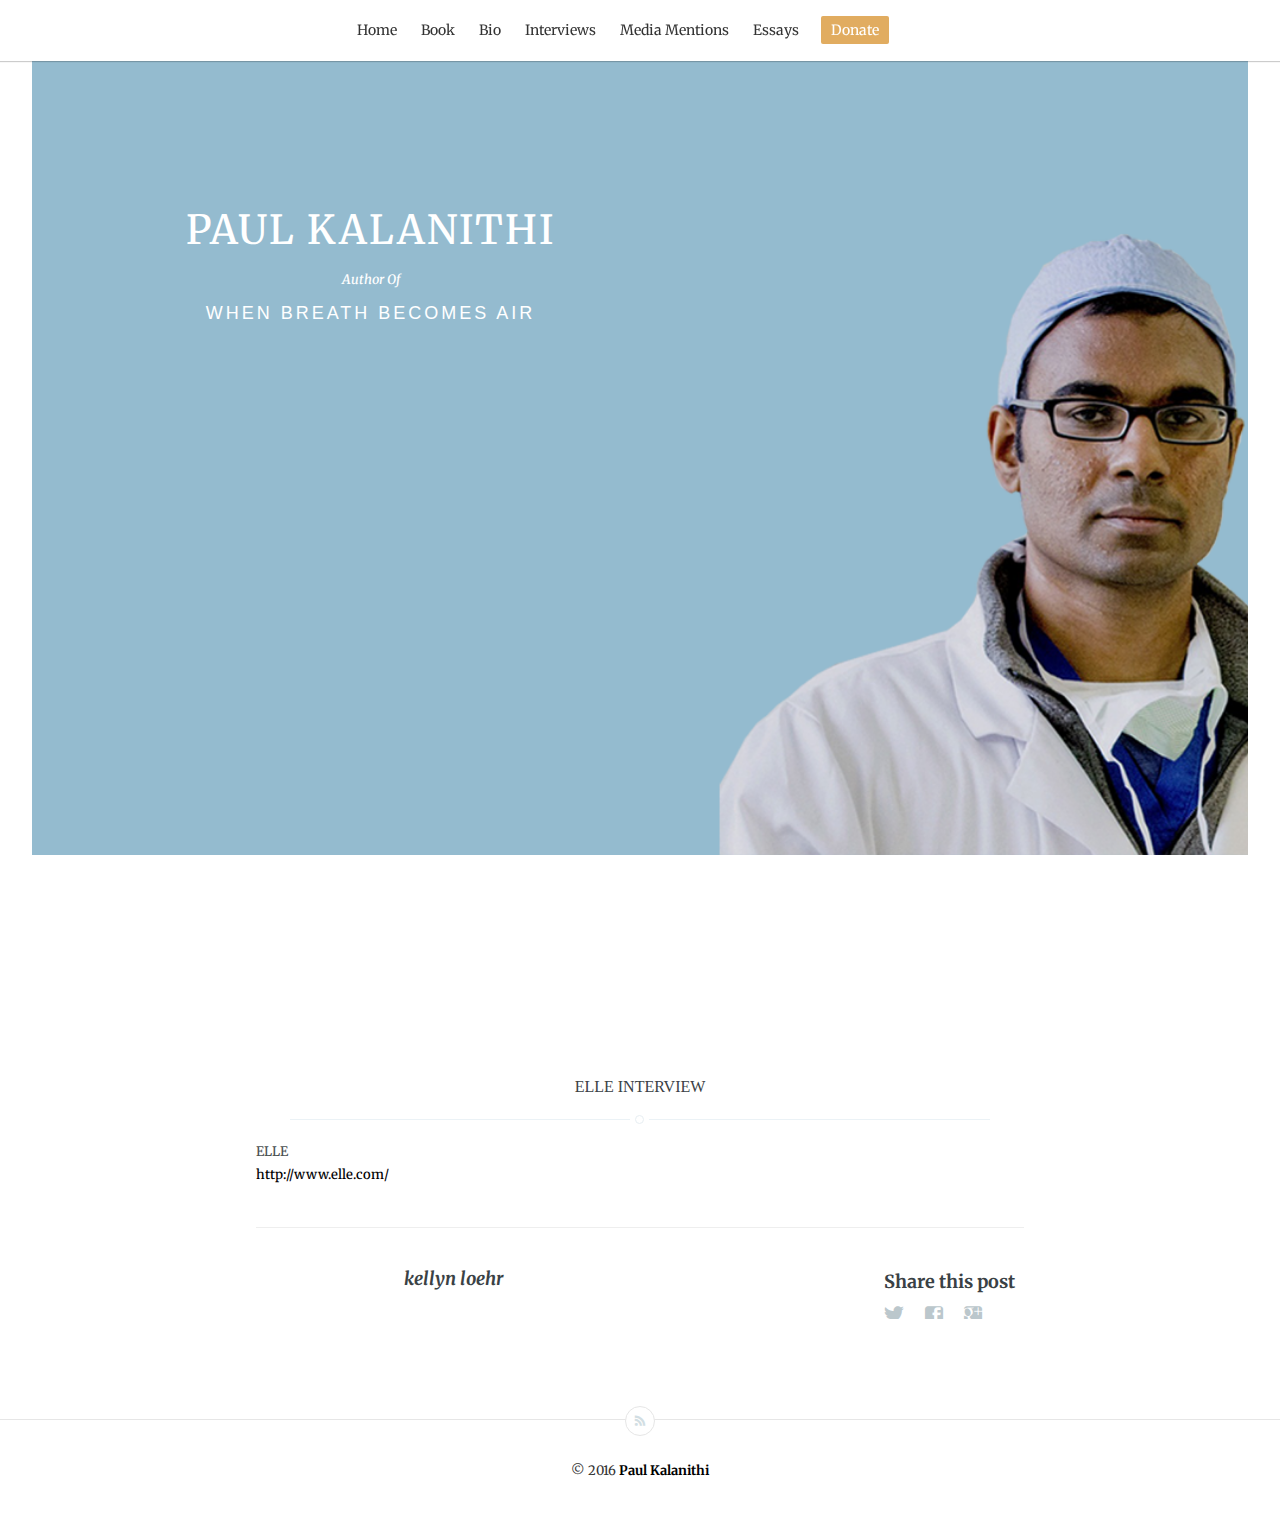
<file: interview-with-lucy/index.html>
<head>
    <meta charset="utf-8">
    <meta http-equiv="X-UA-Compatible" content="IE=edge">

    <title>Elle Interview</title>
    <meta name="description" content="">

    <meta name="HandheldFriendly" content="True">
    <meta name="viewport" content="width=device-width, initial-scale=1.0">

    <link href="https://fonts.googleapis.com/css?family=Merriweather:400,700,300" rel="stylesheet" type="text/css">
    <link rel="stylesheet" type="text/css" href="../assets/css/screen.css?v=cad48d6c86">

    <link rel="canonical" href="index.html">
    <meta name="referrer" content="origin">
    
    <meta property="og:site_name" content="Paul Kalanithi">
    <meta property="og:type" content="article">
    <meta property="og:title" content="Elle Interview">
    <meta property="og:description" content="ELLE  http://www.elle.com/...">
    <meta property="og:url" content="http://localhost:2368/interview-with-lucy/">
    <meta property="article:published_time" content="2016-02-23T16:31:43.046Z">
    <meta property="article:modified_time" content="2016-02-24T17:51:40.244Z">
    <meta property="article:tag" content="external">
    <meta property="article:tag" content="interviews">
    <meta property="article:tag" content="video">
    
    <meta name="twitter:card" content="summary">
    <meta name="twitter:title" content="Elle Interview">
    <meta name="twitter:description" content="ELLE  http://www.elle.com/...">
    <meta name="twitter:url" content="http://localhost:2368/interview-with-lucy/">
    
    <script type="application/ld+json">
{
    "@context": "http://schema.org",
    "@type": "Article",
    "publisher": "Paul Kalanithi",
    "author": {
        "@type": "Person",
        "name": "kellyn loehr",
        "image": "//www.gravatar.com/avatar/e067762179c40cee0017ff318db9fd11?s=250&d=mm&r=x",
        "url": "http://localhost:2368/author/kellyn",
        "sameAs": null,
        "description": null
    },
    "headline": "Elle Interview",
    "url": "http://localhost:2368/interview-with-lucy/",
    "datePublished": "2016-02-23T16:31:43.046Z",
    "dateModified": "2016-02-24T17:51:40.244Z",
    "keywords": "external, interviews, video",
    "description": "ELLE  http://www.elle.com/..."
}
    </script>

    <script type="text/javascript" src="../shared/ghost-url.js?v=cad48d6c86"></script>
<script type="text/javascript">
ghost.init({
	clientId: "ghost-frontend",
	clientSecret: "1c7afef9213c"
});
</script>
    <meta name="generator" content="Ghost 0.7">
    <link rel="alternate" type="application/rss+xml" title="Paul Kalanithi" href="../rss/index.html">
</head>
<body class="post-template tag-external tag-interviews tag-video">



<nav role="navigation" class="site-navigation main-navigation">
<label for="show-menu" class="show-menu">Menu</label>
    <input type="checkbox" id="show-menu" role="button">
    
        <ul class="nav">
    <li class="nav-home" role="presentation"><a href="http://kellynloehr.github.io/paul-book/">Home</a></li>
    <li class="nav-book" role="presentation"><a href="http://kellynloehr.github.io/paul-book/book">Book</a></li>
    <li class="nav-bio" role="presentation"><a href="http://kellynloehr.github.io/paul-book/bio">Bio</a></li>
    <li class="nav-interviews" role="presentation"><a href="http://kellynloehr.github.io/paul-book/tag/interviews">Interviews</a></li>
    <li class="nav-media-mentions" role="presentation"><a href="http://kellynloehr.github.io/paul-book/tag/mediamentions">Media Mentions</a></li>
    <li class="nav-essays" role="presentation"><a href="http://kellynloehr.github.io/paul-book/tag/essays">Essays</a></li>
    <li class="nav-donate" role="presentation"><a href="http://kellynloehr.github.io/paul-book/donate">Donate</a></li>
</ul>
 
</nav><!-- .site-navigation .main-navigation -->

<!-- #menu -->

<header class="site-head" style="background-image: url(../content/images/2016/02/paulinhospital_0-1-1.png)">
<div class="section group">
    <div class="header-title span_1_of_2  ">
    <h2>PAUL KALANITHI</h2>
   <p class="author">Author Of</p>
 <h3>WHEN BREATH BECOMES AIR</h3>
    </div>
</div>
    
</header>

    

<main class="content" role="main">

    <article class="post tag-external tag-interviews tag-video">

<header class="tag-archive-header">
            <h1>Elle Interview</h1>
        </header>


            <span class="post-meta"><time datetime="2016-02-23"></time></span>

            <section class="post-content">
                <p>ELLE <br>
<a href="http://www.elle.com/">http://www.elle.com/</a></p>
            </section>

            <footer class="post-footer">

                <section class="author">
                    <h4>kellyn loehr</h4>
                    <p></p>
                    <ul class="author-meta clearfix">
                        
                        
                    </ul>
                </section>

                <section class="share">
                    <h4>Share this post</h4>
                    <a class="icon-twitter" href="https://twitter.com/share?text=Elle%20Interview&amp;url=http://localhost:2368/interview-with-lucy/" onclick="window.open(this.href, 'twitter-share', 'width=550,height=235');return false;">
                        <span class="hidden">Twitter</span>
                    </a>
                    <a class="icon-facebook" href="https://www.facebook.com/sharer/sharer.php?u=http://localhost:2368/interview-with-lucy/" onclick="window.open(this.href, 'facebook-share','width=580,height=296');return false;">
                        <span class="hidden">Facebook</span>
                    </a>
                    <a class="icon-google-plus" href="https://plus.google.com/share?url=http://localhost:2368/interview-with-lucy/" onclick="window.open(this.href, 'google-plus-share', 'width=490,height=530');return false;">
                        <span class="hidden">Google+</span>
                    </a>
                </section>

            </footer>


    </article>

</main>


    <footer class="site-footer">
        <a class="subscribe icon-feed" href="../rss/index.rss"><span class="tooltip">Subscribe!</span></a>
        <div class="inner">
             <section class="copyright">© 2016 <a href="../">Paul Kalanithi</a>
             </section>
        </div>
    </footer>

    

    <script src="https://ajax.googleapis.com/ajax/libs/jquery/1.12.0/jquery.min.js"></script>
    <script type="text/javascript" src="../assets/js/jquery.fitvids.js?v=cad48d6c86"></script>
    <script type="text/javascript" src="../assets/js/external-link.js?v=cad48d6c86"></script>
    <script type="text/javascript" src="../assets/js/index.js?v=cad48d6c86"></script>
    <script type="text/javascript" src="../assets/js/small-menu.js?v=cad48d6c86"></script>

</body>
</file>
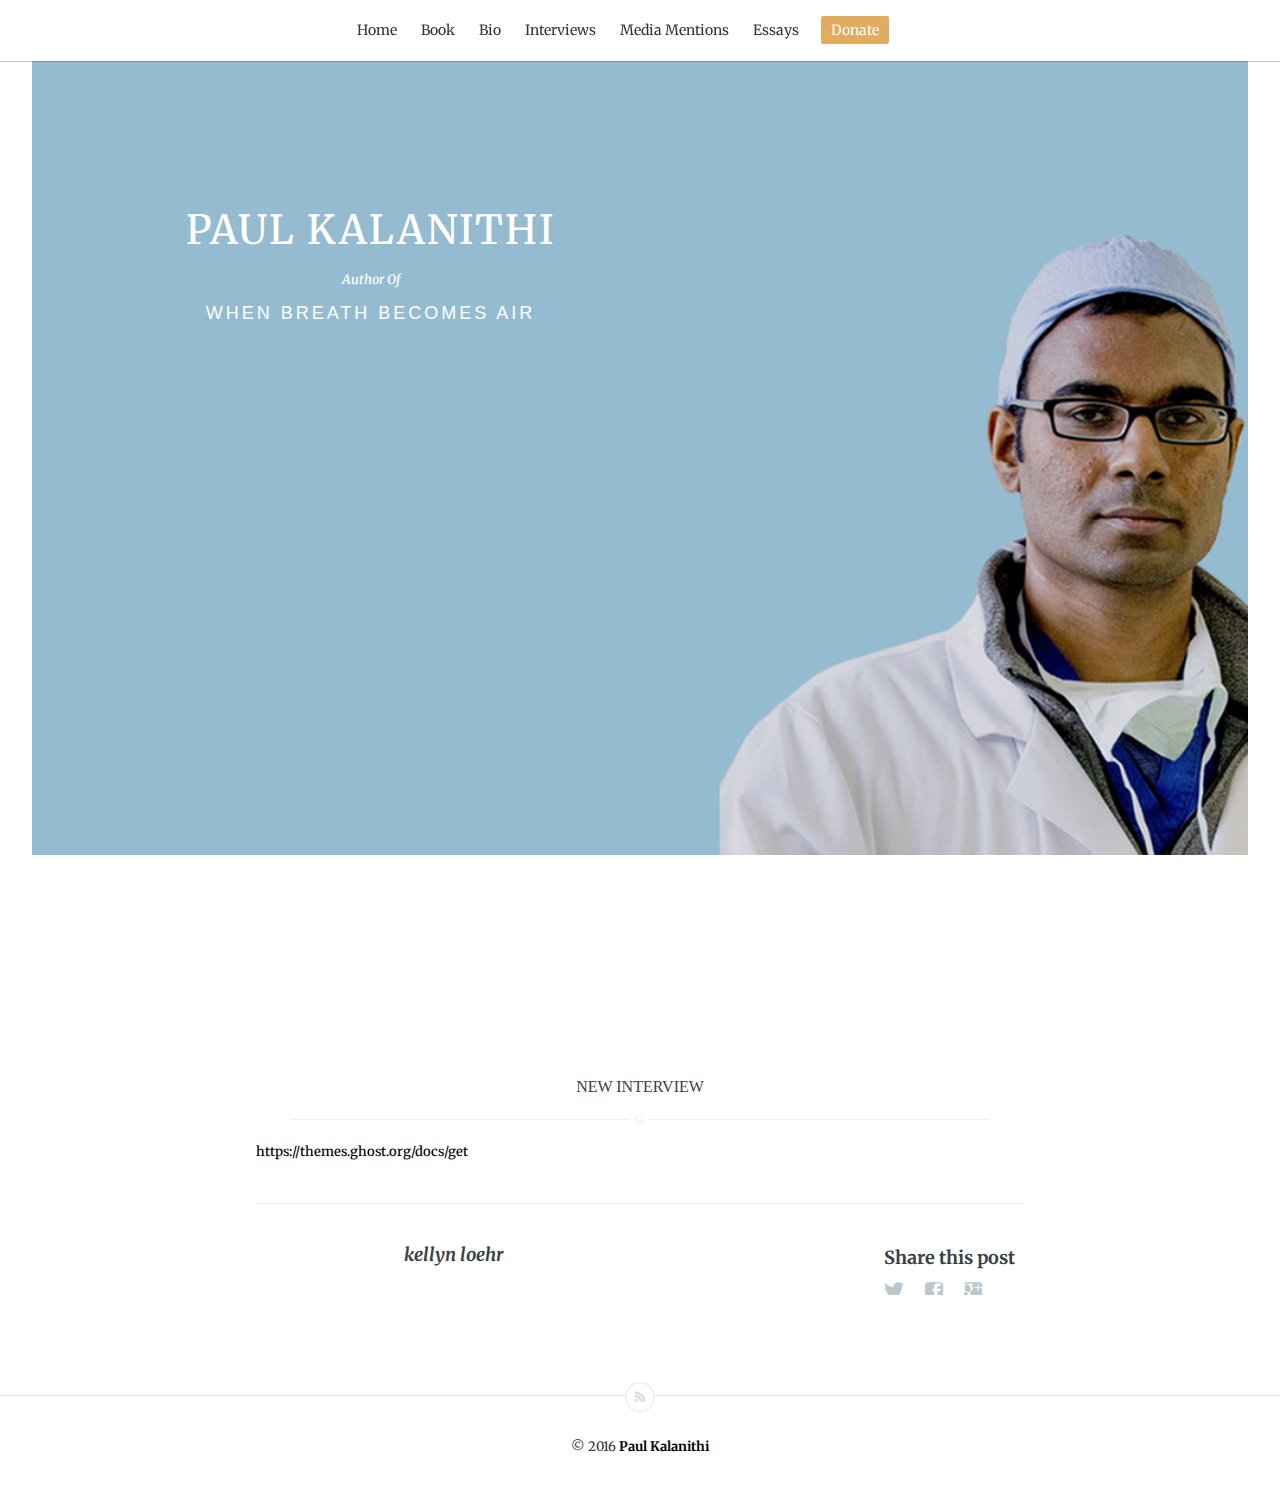
<file: new-interview/index.html>
<head>
    <meta charset="utf-8">
    <meta http-equiv="X-UA-Compatible" content="IE=edge">

    <title>new interview</title>
    <meta name="description" content="">

    <meta name="HandheldFriendly" content="True">
    <meta name="viewport" content="width=device-width, initial-scale=1.0">

    <link href="https://fonts.googleapis.com/css?family=Merriweather:400,700,300" rel="stylesheet" type="text/css">
    <link rel="stylesheet" type="text/css" href="../assets/css/screen.css?v=cad48d6c86">

    <link rel="canonical" href="index.html">
    <meta name="referrer" content="origin">
    
    <meta property="og:site_name" content="Paul Kalanithi">
    <meta property="og:type" content="article">
    <meta property="og:title" content="new interview">
    <meta property="og:description" content="https://themes.ghost.org/docs/get...">
    <meta property="og:url" content="http://localhost:2368/new-interview/">
    <meta property="article:published_time" content="2016-02-23T21:11:30.732Z">
    <meta property="article:modified_time" content="2016-02-24T17:12:35.726Z">
    <meta property="article:tag" content="external">
    <meta property="article:tag" content="interviews">
    <meta property="article:tag" content="print">
    
    <meta name="twitter:card" content="summary">
    <meta name="twitter:title" content="new interview">
    <meta name="twitter:description" content="https://themes.ghost.org/docs/get...">
    <meta name="twitter:url" content="http://localhost:2368/new-interview/">
    
    <script type="application/ld+json">
{
    "@context": "http://schema.org",
    "@type": "Article",
    "publisher": "Paul Kalanithi",
    "author": {
        "@type": "Person",
        "name": "kellyn loehr",
        "image": "//www.gravatar.com/avatar/e067762179c40cee0017ff318db9fd11?s=250&d=mm&r=x",
        "url": "http://localhost:2368/author/kellyn",
        "sameAs": null,
        "description": null
    },
    "headline": "new interview",
    "url": "http://localhost:2368/new-interview/",
    "datePublished": "2016-02-23T21:11:30.732Z",
    "dateModified": "2016-02-24T17:12:35.726Z",
    "keywords": "external, interviews, print",
    "description": "https://themes.ghost.org/docs/get..."
}
    </script>

    <script type="text/javascript" src="../shared/ghost-url.js?v=cad48d6c86"></script>
<script type="text/javascript">
ghost.init({
	clientId: "ghost-frontend",
	clientSecret: "1c7afef9213c"
});
</script>
    <meta name="generator" content="Ghost 0.7">
    <link rel="alternate" type="application/rss+xml" title="Paul Kalanithi" href="../rss/index.html">
</head>
<body class="post-template tag-external tag-interviews tag-print">



<nav role="navigation" class="site-navigation main-navigation">
<label for="show-menu" class="show-menu">Menu</label>
    <input type="checkbox" id="show-menu" role="button">
    
        <ul class="nav">
    <li class="nav-home" role="presentation"><a href="http://kellynloehr.github.io/paul-book/">Home</a></li>
    <li class="nav-book" role="presentation"><a href="http://kellynloehr.github.io/paul-book/book">Book</a></li>
    <li class="nav-bio" role="presentation"><a href="http://kellynloehr.github.io/paul-book/bio">Bio</a></li>
    <li class="nav-interviews" role="presentation"><a href="http://kellynloehr.github.io/paul-book/tag/interviews">Interviews</a></li>
    <li class="nav-media-mentions" role="presentation"><a href="http://kellynloehr.github.io/paul-book/tag/mediamentions">Media Mentions</a></li>
    <li class="nav-essays" role="presentation"><a href="http://kellynloehr.github.io/paul-book/tag/essays">Essays</a></li>
    <li class="nav-donate" role="presentation"><a href="http://kellynloehr.github.io/paul-book/donate">Donate</a></li>
</ul>
 
</nav><!-- .site-navigation .main-navigation -->

<!-- #menu -->

<header class="site-head" style="background-image: url(../content/images/2016/02/paulinhospital_0-1-1.png)">
<div class="section group">
    <div class="header-title span_1_of_2  ">
    <h2>PAUL KALANITHI</h2>
   <p class="author">Author Of</p>
 <h3>WHEN BREATH BECOMES AIR</h3>
    </div>
</div>
    
</header>

    

<main class="content" role="main">

    <article class="post tag-external tag-interviews tag-print">

<header class="tag-archive-header">
            <h1>new interview</h1>
        </header>


            <span class="post-meta"><time datetime="2016-02-23"></time></span>

            <section class="post-content">
                <p><a href="https://themes.ghost.org/docs/get">https://themes.ghost.org/docs/get</a></p>
            </section>

            <footer class="post-footer">

                <section class="author">
                    <h4>kellyn loehr</h4>
                    <p></p>
                    <ul class="author-meta clearfix">
                        
                        
                    </ul>
                </section>

                <section class="share">
                    <h4>Share this post</h4>
                    <a class="icon-twitter" href="https://twitter.com/share?text=new%20interview&amp;url=http://localhost:2368/new-interview/" onclick="window.open(this.href, 'twitter-share', 'width=550,height=235');return false;">
                        <span class="hidden">Twitter</span>
                    </a>
                    <a class="icon-facebook" href="https://www.facebook.com/sharer/sharer.php?u=http://localhost:2368/new-interview/" onclick="window.open(this.href, 'facebook-share','width=580,height=296');return false;">
                        <span class="hidden">Facebook</span>
                    </a>
                    <a class="icon-google-plus" href="https://plus.google.com/share?url=http://localhost:2368/new-interview/" onclick="window.open(this.href, 'google-plus-share', 'width=490,height=530');return false;">
                        <span class="hidden">Google+</span>
                    </a>
                </section>

            </footer>


    </article>

</main>


    <footer class="site-footer">
        <a class="subscribe icon-feed" href="../rss/index.rss"><span class="tooltip">Subscribe!</span></a>
        <div class="inner">
             <section class="copyright">© 2016 <a href="../">Paul Kalanithi</a>
             </section>
        </div>
    </footer>

    

    <script src="https://ajax.googleapis.com/ajax/libs/jquery/1.12.0/jquery.min.js"></script>
    <script type="text/javascript" src="../assets/js/jquery.fitvids.js?v=cad48d6c86"></script>
    <script type="text/javascript" src="../assets/js/external-link.js?v=cad48d6c86"></script>
    <script type="text/javascript" src="../assets/js/index.js?v=cad48d6c86"></script>
    <script type="text/javascript" src="../assets/js/small-menu.js?v=cad48d6c86"></script>

</body>
</file>
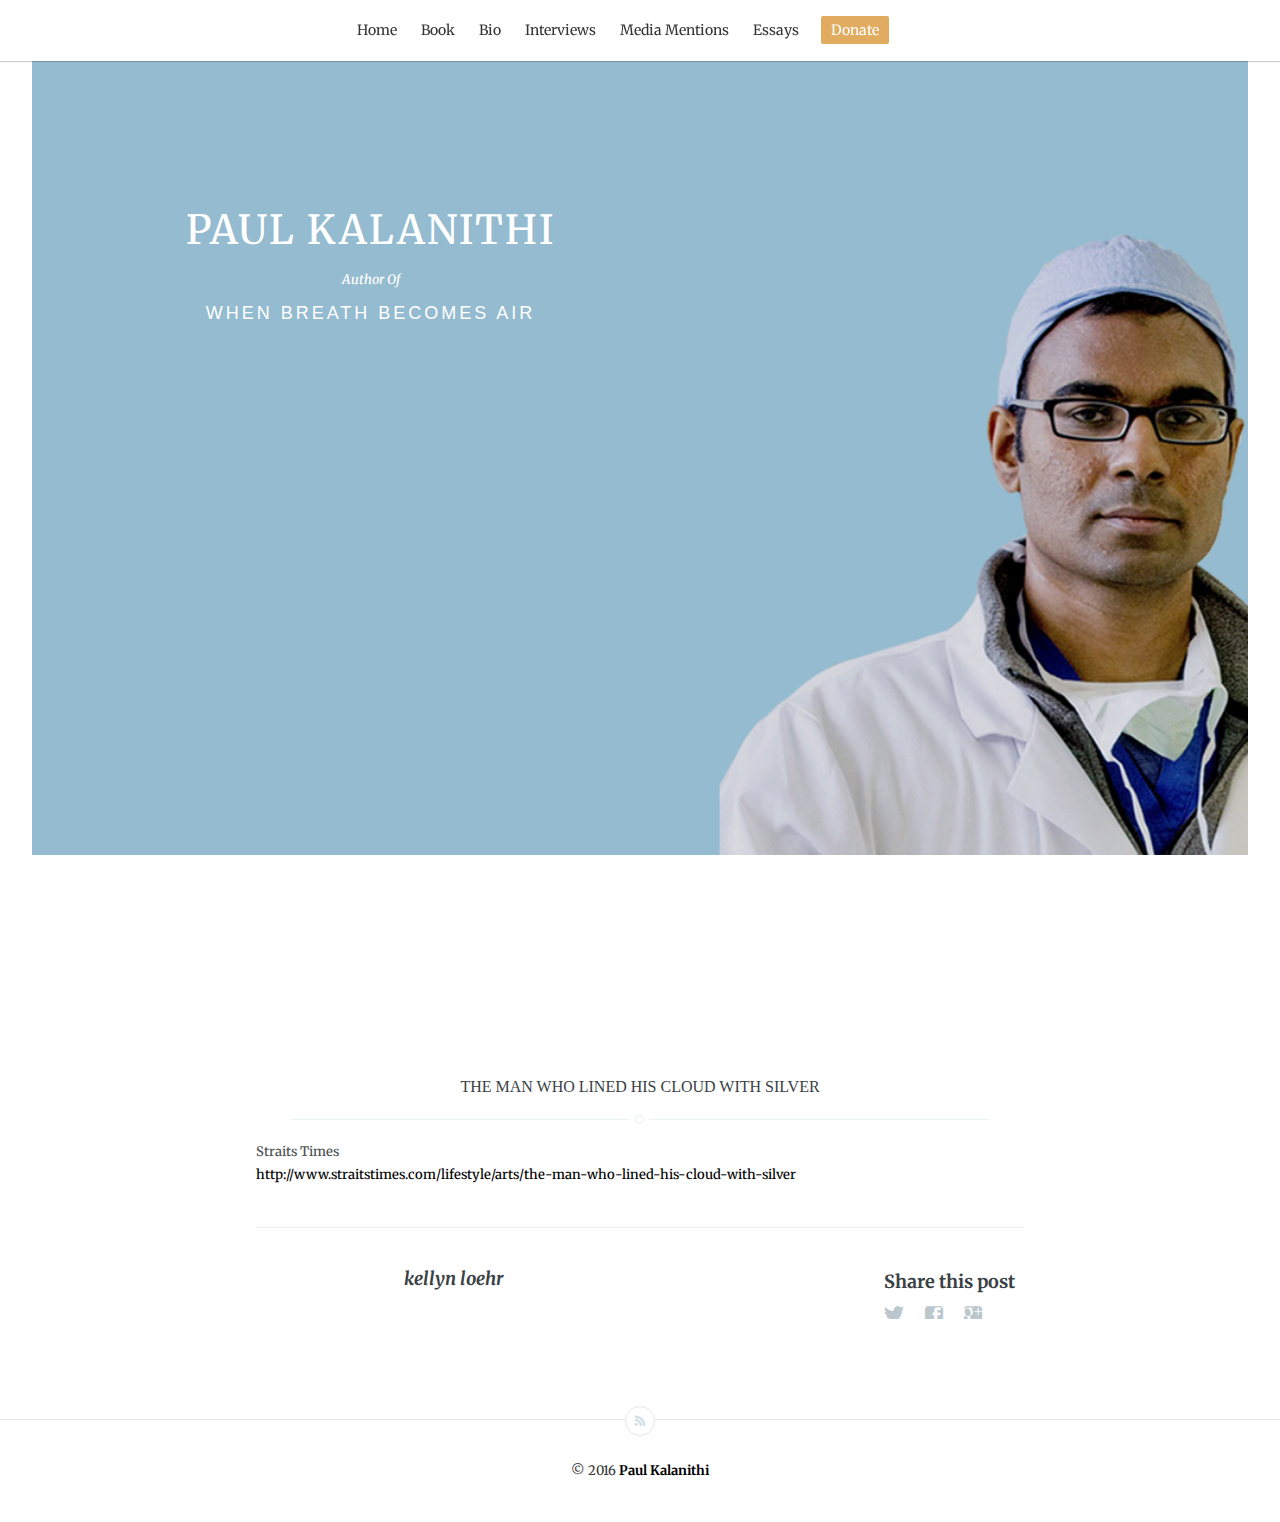
<file: the-man-who-lined-his-cloud-with-silver/index.html>
<head>
    <meta charset="utf-8">
    <meta http-equiv="X-UA-Compatible" content="IE=edge">

    <title>The man who lined his cloud with silver</title>
    <meta name="description" content="">

    <meta name="HandheldFriendly" content="True">
    <meta name="viewport" content="width=device-width, initial-scale=1.0">

    <link href="https://fonts.googleapis.com/css?family=Merriweather:400,700,300" rel="stylesheet" type="text/css">
    <link rel="stylesheet" type="text/css" href="../assets/css/screen.css?v=cad48d6c86">

    <link rel="canonical" href="index.html">
    <meta name="referrer" content="origin">
    
    <meta property="og:site_name" content="Paul Kalanithi">
    <meta property="og:type" content="article">
    <meta property="og:title" content="The man who lined his cloud with silver">
    <meta property="og:description" content="Straits Times  http://www.straitstimes.com/lifestyle/arts/the-man-who-lined-his-cloud-with-silver...">
    <meta property="og:url" content="http://localhost:2368/the-man-who-lined-his-cloud-with-silver/">
    <meta property="article:published_time" content="2016-02-24T19:15:59.302Z">
    <meta property="article:modified_time" content="2016-02-24T19:15:59.302Z">
    <meta property="article:tag" content="mediamentions">
    <meta property="article:tag" content="news">
    <meta property="article:tag" content="external">
    <meta property="article:tag" content="print">
    
    <meta name="twitter:card" content="summary">
    <meta name="twitter:title" content="The man who lined his cloud with silver">
    <meta name="twitter:description" content="Straits Times  http://www.straitstimes.com/lifestyle/arts/the-man-who-lined-his-cloud-with-silver...">
    <meta name="twitter:url" content="http://localhost:2368/the-man-who-lined-his-cloud-with-silver/">
    
    <script type="application/ld+json">
{
    "@context": "http://schema.org",
    "@type": "Article",
    "publisher": "Paul Kalanithi",
    "author": {
        "@type": "Person",
        "name": "kellyn loehr",
        "image": "//www.gravatar.com/avatar/e067762179c40cee0017ff318db9fd11?s=250&d=mm&r=x",
        "url": "http://localhost:2368/author/kellyn",
        "sameAs": null,
        "description": null
    },
    "headline": "The man who lined his cloud with silver",
    "url": "http://localhost:2368/the-man-who-lined-his-cloud-with-silver/",
    "datePublished": "2016-02-24T19:15:59.302Z",
    "dateModified": "2016-02-24T19:15:59.302Z",
    "keywords": "mediamentions, news, external, print",
    "description": "Straits Times  http://www.straitstimes.com/lifestyle/arts/the-man-who-lined-his-cloud-with-silver..."
}
    </script>

    <script type="text/javascript" src="../shared/ghost-url.js?v=cad48d6c86"></script>
<script type="text/javascript">
ghost.init({
	clientId: "ghost-frontend",
	clientSecret: "1c7afef9213c"
});
</script>
    <meta name="generator" content="Ghost 0.7">
    <link rel="alternate" type="application/rss+xml" title="Paul Kalanithi" href="../rss/index.html">
</head>
<body class="post-template tag-mediamentions tag-news tag-external tag-print">



<nav role="navigation" class="site-navigation main-navigation">
<label for="show-menu" class="show-menu">Menu</label>
    <input type="checkbox" id="show-menu" role="button">
    
        <ul class="nav">
    <li class="nav-home" role="presentation"><a href="http://kellynloehr.github.io/paul-book/">Home</a></li>
    <li class="nav-book" role="presentation"><a href="http://kellynloehr.github.io/paul-book/book">Book</a></li>
    <li class="nav-bio" role="presentation"><a href="http://kellynloehr.github.io/paul-book/bio">Bio</a></li>
    <li class="nav-interviews" role="presentation"><a href="http://kellynloehr.github.io/paul-book/tag/interviews">Interviews</a></li>
    <li class="nav-media-mentions" role="presentation"><a href="http://kellynloehr.github.io/paul-book/tag/mediamentions">Media Mentions</a></li>
    <li class="nav-essays" role="presentation"><a href="http://kellynloehr.github.io/paul-book/tag/essays">Essays</a></li>
    <li class="nav-donate" role="presentation"><a href="http://kellynloehr.github.io/paul-book/donate">Donate</a></li>
</ul>
 
</nav><!-- .site-navigation .main-navigation -->

<!-- #menu -->

<header class="site-head" style="background-image: url(../content/images/2016/02/paulinhospital_0-1-1.png)">
<div class="section group">
    <div class="header-title span_1_of_2  ">
    <h2>PAUL KALANITHI</h2>
   <p class="author">Author Of</p>
 <h3>WHEN BREATH BECOMES AIR</h3>
    </div>
</div>
    
</header>

    

<main class="content" role="main">

    <article class="post tag-mediamentions tag-news tag-external tag-print">

<header class="tag-archive-header">
            <h1>The man who lined his cloud with silver</h1>
        </header>


            <span class="post-meta"><time datetime="2016-02-24"></time></span>

            <section class="post-content">
                <p>Straits Times <br>
<a href="http://www.straitstimes.com/lifestyle/arts/the-man-who-lined-his-cloud-with-silver">http://www.straitstimes.com/lifestyle/arts/the-man-who-lined-his-cloud-with-silver</a></p>
            </section>

            <footer class="post-footer">

                <section class="author">
                    <h4>kellyn loehr</h4>
                    <p></p>
                    <ul class="author-meta clearfix">
                        
                        
                    </ul>
                </section>

                <section class="share">
                    <h4>Share this post</h4>
                    <a class="icon-twitter" href="https://twitter.com/share?text=The%20man%20who%20lined%20his%20cloud%20with%20silver&amp;url=http://localhost:2368/the-man-who-lined-his-cloud-with-silver/" onclick="window.open(this.href, 'twitter-share', 'width=550,height=235');return false;">
                        <span class="hidden">Twitter</span>
                    </a>
                    <a class="icon-facebook" href="https://www.facebook.com/sharer/sharer.php?u=http://localhost:2368/the-man-who-lined-his-cloud-with-silver/" onclick="window.open(this.href, 'facebook-share','width=580,height=296');return false;">
                        <span class="hidden">Facebook</span>
                    </a>
                    <a class="icon-google-plus" href="https://plus.google.com/share?url=http://localhost:2368/the-man-who-lined-his-cloud-with-silver/" onclick="window.open(this.href, 'google-plus-share', 'width=490,height=530');return false;">
                        <span class="hidden">Google+</span>
                    </a>
                </section>

            </footer>


    </article>

</main>


    <footer class="site-footer">
        <a class="subscribe icon-feed" href="../rss/index.rss"><span class="tooltip">Subscribe!</span></a>
        <div class="inner">
             <section class="copyright">© 2016 <a href="../">Paul Kalanithi</a>
             </section>
        </div>
    </footer>

    

    <script src="https://ajax.googleapis.com/ajax/libs/jquery/1.12.0/jquery.min.js"></script>
    <script type="text/javascript" src="../assets/js/jquery.fitvids.js?v=cad48d6c86"></script>
    <script type="text/javascript" src="../assets/js/external-link.js?v=cad48d6c86"></script>
    <script type="text/javascript" src="../assets/js/index.js?v=cad48d6c86"></script>
    <script type="text/javascript" src="../assets/js/small-menu.js?v=cad48d6c86"></script>

</body>
</file>
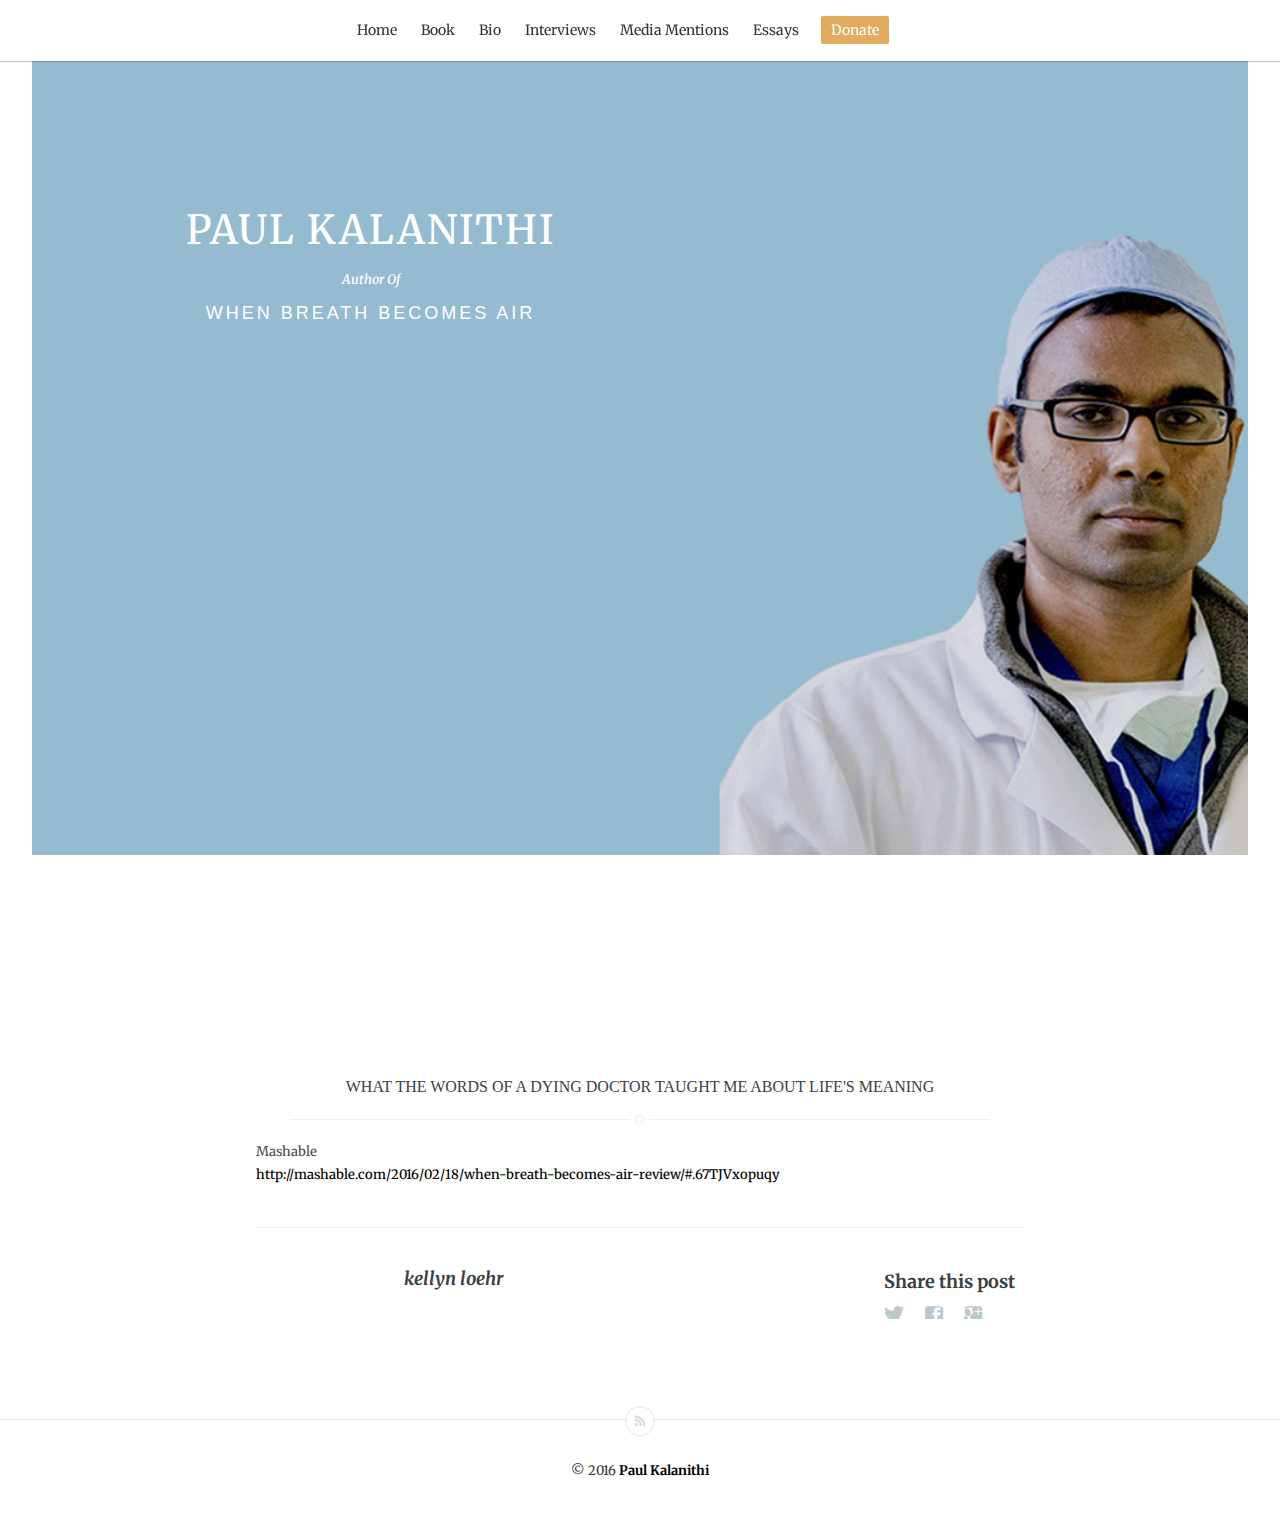
<file: what-the-words-of-a-dying-doctor-taught-me-about-lifes-meaning/index.html>
<head>
    <meta charset="utf-8">
    <meta http-equiv="X-UA-Compatible" content="IE=edge">

    <title>What the words of a dying doctor taught me about life's meaning</title>
    <meta name="description" content="">

    <meta name="HandheldFriendly" content="True">
    <meta name="viewport" content="width=device-width, initial-scale=1.0">

    <link href="https://fonts.googleapis.com/css?family=Merriweather:400,700,300" rel="stylesheet" type="text/css">
    <link rel="stylesheet" type="text/css" href="../assets/css/screen.css?v=cad48d6c86">

    <link rel="canonical" href="index.html">
    <meta name="referrer" content="origin">
    
    <meta property="og:site_name" content="Paul Kalanithi">
    <meta property="og:type" content="article">
    <meta property="og:title" content="What the words of a dying doctor taught me about life's meaning">
    <meta property="og:description" content="Mashable  http://mashable.com/2016/02/18/when-breath-becomes-air-review/#.67TJVxopuqy...">
    <meta property="og:url" content="http://localhost:2368/what-the-words-of-a-dying-doctor-taught-me-about-lifes-meaning/">
    <meta property="article:published_time" content="2016-02-24T18:15:34.442Z">
    <meta property="article:modified_time" content="2016-02-24T18:16:56.203Z">
    <meta property="article:tag" content="print">
    <meta property="article:tag" content="external">
    <meta property="article:tag" content="news">
    <meta property="article:tag" content="mediamentions">
    
    <meta name="twitter:card" content="summary">
    <meta name="twitter:title" content="What the words of a dying doctor taught me about life's meaning">
    <meta name="twitter:description" content="Mashable  http://mashable.com/2016/02/18/when-breath-becomes-air-review/#.67TJVxopuqy...">
    <meta name="twitter:url" content="http://localhost:2368/what-the-words-of-a-dying-doctor-taught-me-about-lifes-meaning/">
    
    <script type="application/ld+json">
{
    "@context": "http://schema.org",
    "@type": "Article",
    "publisher": "Paul Kalanithi",
    "author": {
        "@type": "Person",
        "name": "kellyn loehr",
        "image": "//www.gravatar.com/avatar/e067762179c40cee0017ff318db9fd11?s=250&d=mm&r=x",
        "url": "http://localhost:2368/author/kellyn",
        "sameAs": null,
        "description": null
    },
    "headline": "What the words of a dying doctor taught me about life&#x27;s meaning",
    "url": "http://localhost:2368/what-the-words-of-a-dying-doctor-taught-me-about-lifes-meaning/",
    "datePublished": "2016-02-24T18:15:34.442Z",
    "dateModified": "2016-02-24T18:16:56.203Z",
    "keywords": "print, external, news, mediamentions",
    "description": "Mashable  http://mashable.com/2016/02/18/when-breath-becomes-air-review/#.67TJVxopuqy..."
}
    </script>

    <script type="text/javascript" src="../shared/ghost-url.js?v=cad48d6c86"></script>
<script type="text/javascript">
ghost.init({
	clientId: "ghost-frontend",
	clientSecret: "1c7afef9213c"
});
</script>
    <meta name="generator" content="Ghost 0.7">
    <link rel="alternate" type="application/rss+xml" title="Paul Kalanithi" href="../rss/index.html">
</head>
<body class="post-template tag-print tag-external tag-news tag-mediamentions">



<nav role="navigation" class="site-navigation main-navigation">
<label for="show-menu" class="show-menu">Menu</label>
    <input type="checkbox" id="show-menu" role="button">
    
        <ul class="nav">
    <li class="nav-home" role="presentation"><a href="http://kellynloehr.github.io/paul-book/">Home</a></li>
    <li class="nav-book" role="presentation"><a href="http://kellynloehr.github.io/paul-book/book">Book</a></li>
    <li class="nav-bio" role="presentation"><a href="http://kellynloehr.github.io/paul-book/bio">Bio</a></li>
    <li class="nav-interviews" role="presentation"><a href="http://kellynloehr.github.io/paul-book/tag/interviews">Interviews</a></li>
    <li class="nav-media-mentions" role="presentation"><a href="http://kellynloehr.github.io/paul-book/tag/mediamentions">Media Mentions</a></li>
    <li class="nav-essays" role="presentation"><a href="http://kellynloehr.github.io/paul-book/tag/essays">Essays</a></li>
    <li class="nav-donate" role="presentation"><a href="http://kellynloehr.github.io/paul-book/donate">Donate</a></li>
</ul>
 
</nav><!-- .site-navigation .main-navigation -->

<!-- #menu -->

<header class="site-head" style="background-image: url(../content/images/2016/02/paulinhospital_0-1-1.png)">
<div class="section group">
    <div class="header-title span_1_of_2  ">
    <h2>PAUL KALANITHI</h2>
   <p class="author">Author Of</p>
 <h3>WHEN BREATH BECOMES AIR</h3>
    </div>
</div>
    
</header>

    

<main class="content" role="main">

    <article class="post tag-print tag-external tag-news tag-mediamentions">

<header class="tag-archive-header">
            <h1>What the words of a dying doctor taught me about life's meaning</h1>
        </header>


            <span class="post-meta"><time datetime="2016-02-24"></time></span>

            <section class="post-content">
                <p>Mashable <br>
<a href="http://mashable.com/2016/02/18/when-breath-becomes-air-review/#.67TJVxopuqy">http://mashable.com/2016/02/18/when-breath-becomes-air-review/#.67TJVxopuqy</a></p>
            </section>

            <footer class="post-footer">

                <section class="author">
                    <h4>kellyn loehr</h4>
                    <p></p>
                    <ul class="author-meta clearfix">
                        
                        
                    </ul>
                </section>

                <section class="share">
                    <h4>Share this post</h4>
                    <a class="icon-twitter" href="https://twitter.com/share?text=What%20the%20words%20of%20a%20dying%20doctor%20taught%20me%20about%20life's%20meaning&amp;url=http://localhost:2368/what-the-words-of-a-dying-doctor-taught-me-about-lifes-meaning/" onclick="window.open(this.href, 'twitter-share', 'width=550,height=235');return false;">
                        <span class="hidden">Twitter</span>
                    </a>
                    <a class="icon-facebook" href="https://www.facebook.com/sharer/sharer.php?u=http://localhost:2368/what-the-words-of-a-dying-doctor-taught-me-about-lifes-meaning/" onclick="window.open(this.href, 'facebook-share','width=580,height=296');return false;">
                        <span class="hidden">Facebook</span>
                    </a>
                    <a class="icon-google-plus" href="https://plus.google.com/share?url=http://localhost:2368/what-the-words-of-a-dying-doctor-taught-me-about-lifes-meaning/" onclick="window.open(this.href, 'google-plus-share', 'width=490,height=530');return false;">
                        <span class="hidden">Google+</span>
                    </a>
                </section>

            </footer>


    </article>

</main>


    <footer class="site-footer">
        <a class="subscribe icon-feed" href="../rss/index.rss"><span class="tooltip">Subscribe!</span></a>
        <div class="inner">
             <section class="copyright">© 2016 <a href="../">Paul Kalanithi</a>
             </section>
        </div>
    </footer>

    

    <script src="https://ajax.googleapis.com/ajax/libs/jquery/1.12.0/jquery.min.js"></script>
    <script type="text/javascript" src="../assets/js/jquery.fitvids.js?v=cad48d6c86"></script>
    <script type="text/javascript" src="../assets/js/external-link.js?v=cad48d6c86"></script>
    <script type="text/javascript" src="../assets/js/index.js?v=cad48d6c86"></script>
    <script type="text/javascript" src="../assets/js/small-menu.js?v=cad48d6c86"></script>

</body>
</file>
<file: assets/css/screen.css>
/*
Theme Name: Landscape for Ghost
Theme URI: http://blankthemes.com/landscape-ghost/
Author: Blank Themes
Author URI: http://blankthemes.com/
Description: Landscape is a simple, responsive WordPress theme. Perfect for photography sites.
Version: 1.0
License: GNU General Public License

Header image by Ansel Adams and is licensed under the Public Domain:
http://commons.wikimedia.org/wiki/File:Adams_The_Tetons_and_the_Snake_River.jpg
*/

/* ==========================================================================
   Table of Contents
   ========================================================================== */

/*

    0.  Normalize
    1.  Icons
    2.  General
    3.  Utilities
    4.  General
    5.  Single Post
    6.  Tag Archive
    7.  Third Party Elements
    8.  Pagination
    9.  Footer
    10.  Media Queries (Tablet)
    11. Media Queries (Mobile)

 */

/* ==========================================================================
   0. Normalize.css v2.1.3 | MIT License | git.io/normalize | (minified)
   ========================================================================== */

article, aside, details,
figcaption, figure,
footer, header, hgroup,
main, nav, section,
summary { display: block; }
audio, canvas, video { display: inline-block; }
audio:not([controls]) { display: none; height: 0; }
[hidden], template { display: none; }
html {
   font-family: sans-serif;
   -ms-text-size-adjust: 100%;
   -webkit-text-size-adjust: 100%;
}
body { margin: 0;overflow: auto; }
a { background: transparent; cursor: pointer;}
a:focus { outline: thin dotted; }
a:active, a:hover { outline: 0; }

h1 { font-size: 2em; margin: 0.67em 0; }
#menu h1{
    margin: 0 0 10px;
    font-weight: 300;
    font-size: .9em;
}
abbr[title] { border-bottom: 1px dotted; }
b, strong { font-weight: bold; }
dfn { font-style: italic; }
hr {
   -moz-box-sizing: content-box;
   box-sizing: content-box;
   height: 0;
}
mark { background: #ff0; color: #000; }
code, kbd, pre,
samp { font-family: monospace, serif; font-size: 1em; }
pre { white-space: pre-wrap; }
q { quotes: "\201C" "\201D" "\2018" "\2019"; }
small { font-size: 80%; }
sub, sup {
   font-size: 75%;
   line-height: 0;
   position: relative;
   vertical-align: baseline;
}
sup { top: -0.5em; }
sub { bottom: -0.25em; }
img { border: 0; }
svg:not(:root) { overflow: hidden; }
figure { margin: 0; }
fieldset {
   border: 1px solid #c0c0c0;
   margin: 0 2px;
   padding: 0.35em 0.625em 0.75em;
}
legend { border: 0; padding: 0; }
button, input, select,
textarea { font-family: inherit; font-size: 100%; margin: 0; }
button, input { line-height: normal; }
button, select { text-transform: none; }
button, html input[type="button"],
input[type="reset"], input[type="submit"] {
   -webkit-appearance: button;
   cursor: pointer;
}
button[disabled], html input[disabled] { cursor: default; }
input[type="checkbox"],
input[type="radio"] { box-sizing: border-box; padding: 0; }
input[type="search"] {
   -webkit-appearance: textfield;
   -moz-box-sizing: content-box;
   -webkit-box-sizing: content-box;
   box-sizing: content-box;
}
input[type="search"]::-webkit-search-cancel-button,
input[type="search"]::-webkit-search-decoration { -webkit-appearance: none; }
button::-moz-focus-inner,
input::-moz-focus-inner { border: 0; padding: 0; }
textarea { overflow: auto; vertical-align: top; }
table { border-collapse: collapse; border-spacing: 0; }


/* ==========================================================================
   1. Icons - Sets up the icon font and respective classes
   ========================================================================== */

/* Import the font file with the icons in it */
@font-face {
    font-family: 'icons';
    src:url('../fonts/icons.eot');
    src:url('../fonts/icons.eot?') format('embedded-opentype'),
        url('../fonts/icons.woff') format('woff'),
        url('../fonts/icons.ttf') format('truetype'),
        url('../fonts/icons.svg') format('svg');
    font-weight: normal;
    font-style: normal;
}

/* Apply these base styles to all icons */
.icon-ghost:before,
.icon-feed:before,
.icon-twitter:before,
.icon-google-plus:before,
.icon-facebook:before {
    font-family: 'icons';
    speak: none;
    font-style: normal;
    font-weight: normal;
    font-variant: normal;
    text-transform: none;
    line-height: 1;
    text-decoration: none;
    -webkit-font-smoothing: antialiased;
    -moz-osx-font-smoothing: grayscale;
}

/* Each icon is created by inserting the corret character into the
   content of the :before pseudo element. Like a boss. */
.icon-ghost:before {
    content: "\e000";
}
.icon-feed:before {
    content: "\e001";
}
.icon-twitter:before {
    content: "\e002";
    font-size: 1.1em;
}
.icon-google-plus:before {
    content: "\e003";
}
.icon-facebook:before {
    content: "\e004";
}


/* ==========================================================================
   2. General - Setting up some base styles
   ========================================================================== */

html {
    height: 100%;
    max-height: 100%;
    font-size: 62.5%;
}

body {
    height: 100%;
    max-height: 100%;
  font-family: "Merriweather", "georgia", serif;
    font-size: 22px;
    line-height: 1.5;
    color: #3A4145;
}

::-moz-selection {
    color: #222;
    background: #D6EDFF;
    text-shadow: none;
}

::selection {
    color: #222;
    background: #D6EDFF;
    text-shadow: none;
}

/* Headings */
h1,h2,h3,h4,h5,h6 {
    clear: both;
    font-family: "Merriweather", "georgia", serif;
    margin: 0 0 0px 0;
}
h1{
    font-size:32px;
   font-family: " 'Merriweather', serif;", "georgia", serif;
}
h2{
    font-size:28px;
}
h3{
    font-size:16px;
    color:#E1AC60;
    font-family: "Open Sans", sans-serif;
    font-weight: 600;
    letter-spacing: 2px;

}
h4{
    font-size:20px;
}
h5{
    font-size:16px;
    font-weight: 500;

}
h6{
    font-size:14px;
    font-weight:bold;
}
hr {
    background-color: #ccc;
    border: 0;
    height: 1px;
    margin-bottom: 1.5em;
}
 .big-light h2{
        font-size:80px!important;
        color:#eee!important;
        margin-bottom:-55px!important;
        text-align:center;
        z-index:-100;
    }

/* Links */
a,
a:visited,
a:active {
    color: #000;
    text-decoration: none;
    transition: all .4s ease-in-out;
    -webkit-transition: all .4s ease-in-out;
    -moz-transition: all .4s ease-in-out;
    -o-transition: all .4s ease-in-out;
}
a:hover,
a:focus {
    color: #666;
    transition: all .4s ease-in-out;
    -webkit-transition: all .4s ease-in-out;
    -moz-transition: all .4s ease-in-out;
    -o-transition: all .4s ease-in-out;
}

p, ul, ol, dl {
    margin: 1em 0;
  }

p{  font-size: 13px!important;
    font-weight: 500;
    color:#4B5153;
    line-height: 1.8em;
}
ol ol, ul ul,
ul ol, ol ul {
    margin: 0.4em 0;
}

dl dt {
    float: left;
    width: 180px;
    overflow: hidden;
    clear: left;
    text-align: right;
    text-overflow: ellipsis;
    white-space: nowrap;
    font-weight: bold;
    margin-bottom: 1em
}

dl dd {
    margin-left: 200px;
    margin-bottom: 1em
}
span {
    padding:0;
    margin:0;
}
hr {
    display: block;
    height: 1px;
    border: 0;
    border-top: 1px solid #efefef;
    margin: 3.2em 0;
    padding: 0;
}

blockquote {
    -moz-box-sizing: border-box;
    box-sizing: border-box;
    margin: 1.6em 0 1.6em -2.2em;
    padding: 0 0 0 1.6em;
    border-left: #4a4a4a 0.4em solid;
}

blockquote p {
    margin: 0.8em 0;
    font-style: italic;
}

blockquote small {
    display: inline-block;
    margin: 0.8em 0 0.8em 1.5em;
    font-size:0.9em;
    color: #ccc;
}

blockquote small:before { content: '\2014 \00A0'; }

blockquote cite {
    font-weight:bold;
}

blockquote cite a { font-weight: normal; }

mark {
    background-color: #ffc336;
}

code, tt {
    padding: 1px 3px;
    font-family: Inconsolata, monospace, sans-serif;
    font-size: 0.85em;
    white-space: pre-wrap;
    border: 1px solid #E3EDF3;
    background: #F7FAFB;
    border-radius: 2px;
}

pre {
    -moz-box-sizing: border-box;
    box-sizing: border-box;
    margin: 1.6em 0;
    border: 1px solid #E3EDF3;
    width: 100%;
    padding: 10px;
    font-family: Inconsolata, monospace, sans-serif;
    font-size: 0.9em;
    white-space: pre;
    overflow: auto;
    background: #F7FAFB;
    border-radius: 3px;
}

pre code, tt {
    font-size: inherit;
    white-space: -moz-pre-wrap;
    white-space: pre-wrap;
    background: transparent;
    border: none;
    padding: 0;
}

kbd {
    display: inline-block;
    margin-bottom: 0.4em;
    padding: 1px 8px;
    border: #ccc 1px solid;
    color: #666;
    text-shadow: #fff 0 1px 0;
    font-size: 0.9em;
    font-weight: bold;
    background: #f4f4f4;
    border-radius: 4px;
    box-shadow:
        0 1px 0 rgba(0, 0, 0, 0.2),
        0 1px 0 0 #fff inset;
}

table {
    -moz-box-sizing: border-box;
    box-sizing: border-box;
    margin: 1.6em 0;
    width:100%;
    max-width: 100%;
    background-color: transparent;
}

table th,
table td {
    padding: 8px;
    line-height: 20px;
    text-align: left;
    vertical-align: top;
    border-top: 1px solid #efefef;
}

table th { color: #000; }

table caption + thead tr:first-child th,
table caption + thead tr:first-child td,
table colgroup + thead tr:first-child th,
table colgroup + thead tr:first-child td,
table thead:first-child tr:first-child th,
table thead:first-child tr:first-child td {
    border-top: 0;
}

table tbody + tbody { border-top: 2px solid #efefef; }

table table table { background-color: #fff; }

table tbody > tr:nth-child(odd) > td,
table tbody > tr:nth-child(odd) > th {
    background-color: #f6f6f6;
}

table.plain tbody > tr:nth-child(odd) > td,
table.plain tbody > tr:nth-child(odd) > th {
   background: transparent;
}

/* Text meant only for screen readers */
.assistive-text {
    clip: rect(1px 1px 1px 1px); /* IE6, IE7 */
    clip: rect(1px, 1px, 1px, 1px);
    position: absolute !important;
}
iframe, .fluid-width-video-wrapper {
        margin:  0;
        width: 100%;
       height: 150px;
        padding:0;
        -webkit-box-shadow: 3px 5px 5px 2px #ccc;  /* Safari 3-4, iOS 4.0.2 - 4.2, Android 2.3+ */
  -moz-box-shadow:    3px 5px 5px 2px #ccc;  /* Firefox 3.5 - 3.6 */
  box-shadow:         3px 5px 5px 2px #ccc;  /* Opera 10.5, IE 9, Firefox 4+, Chrome 6+, iOS 5 */
   
}

/* When a video is inside the fitvids wrapper, drop the
margin on the iframe, cause it breaks stuff. */

.shadow {

  -webkit-box-shadow: 1px 2px 4px rgba(0,0,0,0.2);  /* Safari 3-4, iOS 4.0.2 - 4.2, Android 2.3+ */
  -moz-box-shadow:    1px 2px 4px  rgba(0,0,0,0.2);  /* Firefox 3.5 - 3.6 */
  box-shadow:         1px 2px 4px rgba(0,0,0,0.2);  /* Opera 10.5, IE 9, Firefox 4+, Chrome 6+, iOS 5 */
}
a.continue-reading{
    color:#60B8E1;    
}
.continue-reading{
    color:#60B8E1;    
}
/* ==========================================================================
   3. Utilities - These things get used a lot
   ========================================================================== */

/* Clears shit */
.clearfix:before,
.clearfix:after {
    content: " ";
    display: table;
}
.clearfix:after { clear: both; }
.clearfix { *zoom: 1; }

/* Hides shit */
.hidden {
    text-indent: -9999px;
    visibility: hidden;
    display: none;
}

/* Creates a responsive wrapper that makes our content scale nicely */
.inner {
    position: relative;
    width: 80%;
    max-width: 700px;
    margin: 0 auto;
}

/* Centres vertically yo. (IE8+) */
.vertical {
    display: table-cell;
    vertical-align: middle;
}
.buy-button a{
    padding:12px 60px;
    background-color: #60B8E1;
    color:#fff;
    font-size: 13px;
   font-family: "Open Sans", sans-serif;
   letter-spacing: 2px;
   font-weight: 500;
   border-radius: 2px;
}
.buy-button a:hover{
   opacity: 0.7;
}

.buy-button {
   
    margin: 30px 0 0 0px;
}
.contact-button a{
    padding:12px 50px;
    background-color: #60B8E1;
    color:#fff;
    font-size: 13px;
   font-family: "Open Sans", sans-serif;
   letter-spacing: 2px;
   font-weight: 500;
     border-radius: 2px;
}
.contact-button a:hover{
   opacity: 0.7;
}

.contact-button {
   
    margin: 30px 0 0 0px;
}
.date{
    font-size:15px;
}
/* ==========================================================================
   4. General - The main styles for the the theme
   ========================================================================== */

/* Big cover image on the home page */
.site-head {
    position: relative;
    display: table;
    width: 95%;
    height: 95%;
    margin:0 auto;
    text-align: center;
    color: #1F2523;
    background:url(../img/default-header.jpg) no-repeat -150px 0px 0px 0px;
    background-size: cover;
    clear: both;
}
.page-head {
    position: relative;
    display: table;
    width: 100%;
    height: 0%;
    margin-bottom: 5rem;
    text-align: center;
    color: #fff;
    background: #fff;
    background-size: cover;
    clear: both;
}

.blog-logo {
    text-decoration: none;
}

/* Yo-logo. Yolo-go. Upload one in ghost/settings/ */
.blog-logo img {
    display: block;
    max-height: 100px;
    width: auto;
    margin: 0 auto;
    line-height: 0;
    border-radius: 50%;
}
.blog-logo img:hover {
    opacity: .7;
}

/* The details of your blog. Defined in ghost/settings/ */
.blog-title {
    margin: 10px 0 10px 0 !important;
    font-size: 52px;
    font-style: normal;
    padding:0;
    font-weight:normal;
    line-height: 1.2;
    position: relative;
    font-family: "Merriweather", "georgia", serif;
    text-shadow:1px 1px #111;
    clear: both;
}
.site-head a,
.site-head a:hover,
.site-head a:visited,
.site-description {
    color: #fff;
    text-decoration:none;
}
.site-head a:hover{
    filter:alpha(opacity=90);
    -moz-opacity:0.9;
    -khtml-opacity: 0.9;
    opacity: 0.9;
}
.blog-description {
    font-style: italic;
    padding: 0;
    max-width: 70%;
    margin:30px 0 0 20px;
    text-align: left;
    font-size: 18px;
    line-height: 1.8em;
   font-family: "Merriweather", "georgia", serif;
    font-weight: 300;
}
/* ==========================================================================
   Responsive grid
   ========================================================================== */
/*  SECTIONS  */
.section {
    clear: both;
    padding: 0px;
    margin: 0px auto;
}

/*  COLUMN SETUP  */
.col {
    display: block;
    float:left;
    margin: 1% 0 1% 1.6%;


}
.col img{ width:90%;}

.col:first-child { margin-left: 0; }

/*  GROUPING  */
.group:before,
.group:after { content:""; display:table; }
.group:after { clear:both;}
.group { zoom:1; /* For IE 6/7 */ }

/*  GRID OF THREE  */
.span_3_of_3 { width: 100%; }
.span_2_of_3 { width: 66.00%; }
.span_1_of_3 { width: 32.00%; }
/*  GRID OF FOUR  */
.span_4_of_4 { width: 100%; }
.span_3_of_4 { width: 72.18%; }
.span_2_of_4 { width: 48.12%; }
.span_1_of_4 { width: 24.06%; }

/*  GRID OF TWO  */
.span_2_of_2 {
    width: 100%; margin-top: 5%;
}
.span_1_of_2 {
    width: 49.1%;
    margin-top: 5%;
    text-align:left;
    
}

.float-right{
    float:right;
    display: block;
}
.float-left{
    float:left;
    display: block;
}
.sixty{
    width:60%;
}
.seventy{
    width:70%;
}
img.sixty{
    width:60%;
    display: block;
}
img.twenty{
    width:20%;
    display: block;
}
.eighty{
    width:80%;
}
.ninety{
    width:90%;
}
.center{margin:0 auto;}


.margin-top{
    margin-top:40px;

}
.margin-left{
    margin-left:40px;

}
.center{
    margin:0 auto;
}
p.center{text-align: center;}

.quotes{
    margin:0 0 2 20px 0;
    border-bottom: 1px #eee solid;
    padding:0 20px 60px 20px;}

.pre-footer{
    width:100%;
   padding:2em 0;
    background:#F8F8F8;

}
.border-left{
    border-left: 1px #E2E1E6 solid;
    min-height:250px;
}

img.book{
    margin-top:-220px;
    margin-left:-10px;
    width:80%;

}
.book-bg{
    background: url(../img/paul-kalanithi-bg.png)0px 0px;
     background-size: cover;
    background-repeat: no-repeat;
  min-height:400px;
       width: 95%;
    margin:0 auto;
    padding:0px;
  
  
}
.reviews-bg{
    background: url(../img/reviews-bg.png)0px 0px;
    background-size:cover;
    width: 95%;
    margin:0 auto;
    height:400px;
 

}
.reviews-bg h3{
   
    text-align: center;
    margin-top:0;
   
}
.reviews-bg p{
    color:rgba(255,255,255,1);
    text-align: center;
    font-weight: 100;
    font-family: "Merriweather", serif;
    letter-spacing: 0.5px; 
    font-size:14px;
    padding:80px 0px 0px 0px;



}
img.profile{
    margin-top:-85px;
    margin-left:0px;
    width:90%;

}
ul.quote{
    list-style: none;
}
p.source{
     color:rgba(255,255,255,0.7);
    font-family: "Open Sans", sans-serif!important;
    font-size: 12px;
    letter-spacing: 3px;
    font-weight:500;
    text-transform: uppercase;
     padding:0;
     margin:0;
}
.arrow{
    color:#60B8E1;
    margin:0 10px 0 0;
}
/*------------------------------------*\
    $CAROUSEL
\*------------------------------------*/

/*------------------------------------*\
    $CAROUSEL
\*------------------------------------*/
.carousel{
    overflow:hidden;
    width:100%;
    position:relative;
margin-left:-8%;
}
.panes{
    list-style:none;
    position:relative;
    width:500%; /* Number of panes * 100% */
    overflow:hidden; /* This is used solely to clear floats, it does not add functionality. */
     
    -webkit-animation:carousel 45s infinite;
       -moz-animation:carousel 45s infinite;
            animation:carousel 45s infinite;
}
.panes > li{
    position:relative;
    float:left;
    width:20%; /* 100 / number of panes */
}
.panes > li > a{
    display:block;
}
.panes > li > p{
    display:block;
    margin:0 80px;
    
}
.external .link p {
    margin: 0px 0  0;
  color: #A0A5A5;

}
.external .link a{
  display: none;
  color: #e6e6e6;
}
.link.source{
  color:#999;
  font-size:0.6em;
  margin-top:5px;
  font-weight: 500;
  text-transform: uppercase;
}
.home{
    display: none;
}
.footer{
    margin:7px 0 -13px 0;
}
a.js-link-to-update{
    font-size:14px;
    font-weight: 500;
    letter-spacing:1px;
    font-family: "Open Sans", Helvetica, sans-serif;
    text-transform: uppercase;}
a.js-link-to-update:hover{
    opacity:0.7;
}
a.js-link-to-update.news{
    text-transform: none;
    letter-spacing: 0;
    font-size: 12px;
    line-height: 14px;
     color:#696868;
     font-family:"Merriweather", Georgia, Serif;
     font-weight: 100;
}

a.js-link-to-update.news:hover{
    opacity:0.7;
}
.lucy{
    background: url(../img/paulandlucy.png)0px 100px;
    background-size: cover;
    background-repeat: no-repeat;
    height: 500px;
    margin-top:-100px;
       width: 95%;
    margin:0 auto;
  
}
.lucy ul{
    margin:0;
    padding: 0;

}
.lucy li{
    display:block;
    padding:14px 0px;
    border-bottom:1px solid rgba(0,0,0,0.1);
    font-size:14px;

}

.events{
    width: 95%;
    min-height: 300px;
    height:auto;
    margin:0 auto;
    padding:60px 0 0px 0;
    background: url(../img/events-bg.png)0px 0px;
    background-size: 100%;
    background-repeat: no-repeat;
  
}
.events h3{
   color:#fff;
    text-align: center;
    margin-top:;
}
.events p{
    color:#fff;
    text-align: center;
    font-weight: 100;
    padding: 20px 0 10px 0;
    font-family: "Merriweather", serif;
    letter-spacing: 0.5px; 


}
.events ul{
    padding:0 0 20px 0;
    margin:0 auto;

}
.events ul li{
    display:block;
    padding:14px 15px;
    margin:15px auto;
    background:#fff;
    font-size:17px;
    

}

.events a{
     font-size:14px;
    font-weight: 500;
    letter-spacing:1px;
    font-family: "Open Sans", Helvetica, sans-serif;
    text-transform: uppercase;
    
}
.videos {
padding:50px 0 40px 0;
}
.videos h3{
    text-align: center;
 margin:10px 0 10px 0;
}
.videos p{


 margin:0  auto 40px auto;
}

.padding-left{
    padding-left:50px;
}

/* ==========================================================================
   Menu styles
   ========================================================================== */


.main-navigation {
   
    position: fixed;
    width: 100%;
   font-family: "Merriweather", "georgia", serif;
    background: #fff;
    z-index: 99999;
    -moz-box-shadow: 0 1px 1px rgba(0,0,0,0.2);
    -webkit-box-shadow: 0 1px 1px rgba(0,0,0,0.2);
    box-shadow: 0 1px 1px rgba(0,0,0,0.2);

    font-size: 14px;
}

.main-navigation a{
    color:#333;
     padding:0 2px 5px 2px;
}
.main-navigation ul {
    list-style: none;
     width:570px;
    margin:0 auto;
    padding:20px 0;
   
 
}

.main-navigation ul li {
    display: inline-block;

    

}

/*.main-navigation ul li:first-child { 
  background: url(../img/feather.png)20px 10px;
    background-size: 32px 26px;
    background-repeat: no-repeat;
padding-left:40px;
   font-weight: bold;
   display: inline-block;
    position: absolute;
    left: 0px;



}*/
/*Style 'show menu' label button and hide it by default*/
.show-menu {
    font-family: "Merriweather",serif;
    text-decoration: none;
    color: #666;
    background: #FFF;
    text-align: center;
    padding: 10px 0;
    display: none;
   
    -moz-box-shadow: 0 1px 1px rgba(0,0,0,0.2);
    -webkit-box-shadow: 0 1px 1px rgba(0,0,0,0.2);
    box-shadow: 0 1px 1px rgba(0,0,0,0.2);
    cursor: pointer;
}
label.show-menu{
    cursor: pointer;
}

/*Hide checkbox*/
input[type=checkbox]{
    display: none;

}

/*Show menu when invisible checkbox is checked*/
input[type=checkbox]:checked ~ .nav{
    display: block;

}

.main-navigation ul li:after {
    color: #666;
    content: "";
    display: inline;
    font-size: 12px;
    margin: 0 0 0 17px;
    font-style:italic;
}
.main-navigation ul li:last-child:after {
    content: normal;
    margin: 0;
    padding: 0;
}

.main-navigation li:hover > a {
    color: #ccc;
    cursor: pointer;
}


.main-navigation li.current_page_item a,
.main-navigation li.current-menu-item a {
    color: red;
}
.nav-current a{
  border-bottom: 3px solid #E1AC60;

}
.nav-donate a{
  background-color: #E1AC60;
    color:#fff!important;
    padding: 5px 10px;
    border-radius: 2px;
}
.nav-donate a:hover{
   opacity: 0.7;
}

/* columns*/

.column{
    width: 250px;
    float: left;
    padding: 5px 15px;
    display: block; 
}

.container{
    margin:0 auto;
    position:relative;
    margin: 0 12%;
    padding-bottom: 4rem;
}
.container p{
    font-size: 14px;
   font-family: "Merriweather", "georgia", serif;
}
.container-title{
    margin:0 0 0 50px;
    text-decoration:none;
    font-size:1em;
    color:#000;
    font-weight: normal;


}
 /* Every post, on every page, gets this style on its <article> tag */

.post {
    position: relative;
    width: 60%;
    max-width: 1000px;
    margin: 2rem auto;
    padding-bottom: 2rem;
    border-bottom: 1px solid #e6e6e6;
  
   
}
.header-title{
        margin:200px 0 0 40px;
     font-family: "Merriweather", "georgia", serif;
}
.header-title h2{
    font-size:40px;
    color:#fff!important;
  text-align: center;
  font-weight: 500;
  letter-spacing: 2px;
}
.header-title h3{
    font-size:18px;
    color:#fff!important;
    font-family: "Open Sans", sans-serif!important;
    font-weight: 300;
    letter-spacing: 3px;
     text-align: center;
     margin-top:10px;
}
.header-title p{
   font-size:15px;
    color:#fff!important;
     text-align: center;margin-top:10px;
 }
.post-title {
    margin:0;
    text-decoration:none;
    font-size:24px;
    color:#1F2523;
    text-transform:capitalize;
    
    font-weight: normal;
}
h1 .post-title{
     font-weight: 300;
    font-size:16px;
    text-transform: uppercase;
}

.post-title a {
    text-decoration: none;
}

.post-excerpt p {
    margin: 0 auto;
    font-size: 0.7em;
    line-height: 1.6em;
    width: 80%;
    text-align:center;
   
}


.post-meta {
    display: block;
    margin: 0 0 5px 0;
   font-family: "Merriweather", "georgia", serif;    color: #999;
    clear: both;
    text-align:center;

    font-style:italic;
    margin:20px 0;
}

.post-meta a {
    color: #9EABB3;
    text-decoration: none;
}

.post-meta a:hover {
    text-decoration: underline;
}

.user-meta {
    position: relative;
    padding: 0.3rem 40px 0 100px;
    min-height: 77px;
}

.user-image {
    position: absolute;
    top: 0;
    left: 0;
}

.user-name {
    display: block;
    font-weight: bold;
}

.user-bio {
    display: block;
    max-width: 440px;
    font-size: 1.4rem;
    line-height: 1.5em;
}

.author{
    display: block;
    max-width: 440px;
    font-size: 1.4rem;
    line-height: 1.5em;
    margin: 0 auto;
    font-style: italic;
}


.publish-meta {
    position: absolute;
    top: 0;
    right: 0;
    padding: 4.3rem 0 4rem 0;
    text-align: right;
}

.publish-heading {
    display: block;
    font-weight: bold;
}

.publish-date {
    display: block;
    font-size: 1.4rem;
    line-height: 1.5em;
}

/* ==========================================================================
   5. Single Post - When you click on an individual post
   ========================================================================== */

/* Stop .full-img from creating horizontal scroll - slight hack due to
   imperfections with browser width % calculations and rounding */

   .page-header {
    padding: 20px 0;
    text-align: center;
  
    margin: 0px auto 0 ;
    border-bottom: 1px solid #EBF2F6;
    position: relative;
}
.page-header h1{
    font-weight: 300;
    font-size:16px;
    text-transform: uppercase;
}
.page-header:after {
    display: block;
    content: "";
    width: 7px;
    height: 7px;
    border: #E7EEF2 1px solid;
    position: absolute;
    bottom: -5px;
    left: 50%;
    margin-left: -5px;
    background: #fff;
    -webkit-border-radius: 100%;
    -moz-border-radius: 100%;
    border-radius: 100%;
    box-shadow: #fff 0 0 0 5px;
}
.post-template .content {
    overflow: hidden;
    margin-top:100px;
    width:100%;
    margin:100px auto;
}

/* Tweak the .post wrapper style */
.post-template .post {
    margin-top: 0;
    border-bottom: none;
    padding-bottom: 0;
}

/* Kill that stylish little circle that was on the border, too */
.post-template .post:after {
    display: none;
}

/* Insert some mad padding up in the header for better spacing */
.post-template .post-header {
    padding: 60px 0;
    text-align: center;
}

.post-template .blog-title {
    padding: 0;
}

/* Keep images centred and within the bounds of the post-width */
.post-content img {
    display: block;
    max-width: 100%;
    height: auto;
    margin: 0 auto;
    padding: 0.6em 0;
}

/* Break out larger images to be wider than the main text column
   the class is applied with jQuery */
.post-content .full-img {
    width: 126%;
    max-width: none;
    margin: 0 -13%;
}

/* The author credit area after the post */
.post-footer {
    position: relative;
    margin: 4rem 0 0 0;
    padding: 4rem 0 0 0;
    border-top: #eee 1px solid;
}

.post-footer h4 {
    font-size: 1.8rem;
    margin: 0;
}

.post-footer p {
    margin: 1rem 0;
    font-size: 1.4rem;
    line-height: 1.6em;
}

/* list of author links - location / url */
.author-meta {
    padding: 0;
    margin: 0;
    list-style: none;
    font-size: 1.4rem;
    line-height: 1;
    font-style: italic;
    color: #9EABB3;
}

.author-meta li {
    float: left;
    margin-left: 10px; /* space to the left of the bullet */
}

/* bullet divider */
.author-meta li:before {
    content: "•";
    display: inline-block;
    margin-right: 10px; /* space to the right of the bullet */
    color: #BBC7CC;
}

/* disable the bullet divider for the first item in the list */
.author-meta li:first-child { margin-left: 0; }
.author-meta li:first-child:before { display: none; }

.author-meta a {
    color: #9EABB3;
}
.author-meta a:hover {
    color: #57A3E8;
}

/* Create some space to the right for the share links */
.post-footer .author {
    margin-right: 180px;
}

/* Drop the share links in the space to the right.
   Doing it like this means it's easier for the author bio
   to be flexible at smaller screen sizes while the share
   links remain at a fixed width the whole time */
.post-footer .share {
    position: absolute;
    top: 4rem;
    right: 0;
    width: 140px;
}

.post-footer .share a {
    font-size: 1.8rem;
    display: inline-block;
    margin: 1rem 1.6rem 1.6rem 0;
    color: #BBC7CC;
    text-decoration: none;
}

.post-footer .share a:hover {
    color: #50585D;
}
.user {

}

.tweet img{
     display: none;

}
.tweet a{
     color:#60B8E1;
    white-space: pre-wrap; /* css-3 */    
    white-space: -moz-pre-wrap; /* Mozilla, since 1999 */
    white-space: -pre-wrap; /* Opera 4-6 */    
    white-space: -o-pre-wrap; /* Opera 7 */    
    word-wrap: break-word; /* Internet Explorer 5.5+ */

}
#example3 ul{
    list-style: none;
      font-size:11px;

}
#example3 ul li p{
    list-style: none;
    color:#696868;
  }
  #example3 ul li:first-child{
    border-bottom:1px solid rgba(0,0,0,0.1);
      
}

p.tweet {
   font-size:11px!important;
   clear:both;

}

.timePosted {
  
}

.user {
  clear:both;
}

.user a {
 
}

.user span span {
  width:100px;
  display:block;
  margin-top:10px;

}
.data-scribe{
    display:none;
}
.user img, .user a > span {
  width:20%;
}

.interact {
  float:left;
  width:10%;
  margin-top:-7px;
}

.interact a {
  margin-left:5px;
  float:left;
}

.user a > span {
  width:20%;float:left;
  font-size:12px;

}

.media img {
  max-width:250px;
  max-height:250px;
  display: none;
}

#linkage {
  position:fixed;
  top:0px;
  right:0px;
  background-color:#3d3d3d;
  color:#ffffff;
  text-decoration:none;
  padding:5px;
  width:10%;
  font-family:arial;
}

.grey{
     color:#696868;
     font-weight: 100;

}
/* ==========================================================================
   6. Tag archive
   ========================================================================== */



.archive-template .site-head a {
    color: #fff;
}

.tag-archive-header {
    padding: 20px 0;
    text-align: center;
    max-width: 700px;
    margin: 100px auto 0 ;
    border-bottom: 1px solid #EBF2F6;
    position: relative;
}
.tag-archive-header h1{
    font-weight: 300;
    font-size:16px;
    text-transform: uppercase;
}
.tag-archive-header:after {
    display: block;
    content: "";
    width: 7px;
    height: 7px;
    border: #E7EEF2 1px solid;
    position: absolute;
    bottom: -5px;
    left: 50%;
    margin-left: -5px;
    background: #fff;
    -webkit-border-radius: 100%;
    -moz-border-radius: 100%;
    border-radius: 100%;
    box-shadow: #fff 0 0 0 5px;
}


/* ==========================================================================
   7. Third Party Elements - Embeds from other services
   ========================================================================== */

/* Github */

.gist table {
    margin: 0;
    font-size: 1.4rem;
}

.gist .line-number {
    min-width: 25px;
    font-size: 1.1rem;
}


/* ==========================================================================
   8. Pagination - Tools to let you flick between pages
   ========================================================================== */

/* The main wrapper for our pagination links */
.pagination {
    position: relative;
    width: 80%;
    max-width: 1000px;
    margin: 4rem auto;
  font-family: "Merriweather", "georgia", serif;  font-size: 1.3rem;
    color: #999;
    text-align: center;
}

.pagination a {
    color: #999;
}

/* Push the previous/next links out to the left/right */
.older-posts,
.newer-posts {
    position: absolute;
    display: inline-block;
    padding: 0 15px;
    border: #eee 1px solid;
    text-decoration: none;
    border-radius: 30px;
    transition: border ease 0.3s;
}

.older-posts {
    right: 0;
}

.page-number {
    display: inline-block;
    padding: 2px 0;
}

.newer-posts {
    left: 0;
}

.older-posts:hover,
.newer-posts:hover {
    border-color: #ccc;
}


/* ==========================================================================
   9. Footer - The bottom of every page
   ========================================================================== */

.site-footer {
    position: relative;
    margin: 0rem 0 0 0;
    padding: 4rem 0;
    border-top: #e6e6e6 1px solid;
   font-family: "Merriweather", "georgia", serif;
    font-size: 1.3rem;
    line-height: 1.7em;
    color: #333;
    text-align: center;
    background: #fff;
}

.site-footer a {
    font-weight: 700;
}

.poweredby .icon-ghost {
    font-weight: 700;
    text-decoration: none;
}

.poweredby .icon-ghost:hover {
    text-decoration: none;
}

.poweredby .icon-ghost:before {
    font-size: 1rem;
    margin-right: 0.2em;
}

/* The subscribe icon on the footer */
.subscribe {
    width: 28px;
    height: 28px;
    position: absolute;
    top: -14px;
    left: 50%;
    margin-left: -15px;
    border: #e6e6e6 1px solid;
    text-align: center;
    line-height: 2.4rem;
    border-radius: 50px;
    background: #fff;
    transition: box-shadow 0.5s;
}

/* The RSS icon, inserted via icon font */
.subscribe:before {
    color: #D2DEE3;
    font-size: 10px;
    position: absolute;
    top: 9px;
    left: 9px;
    font-weight: bold;
    transition: color 0.5s ease;
}

/* Add a box shadow to on hover */
.subscribe:hover {
    box-shadow: rgba(0,0,0,0.05) 0 0 0 3px;
    transition: box-shadow 0.25s;
}

.subscribe:hover:before {
    color: #50585D;
}

/* CSS tooltip saying "Subscribe!" - initially hidden */
.tooltip {
    opacity:0;
    display: inline-block;
    padding: 4px 8px 5px 8px;
    position:absolute;
    top: -23px;
    left: -21px;
    color: rgba(255,255,255,0.9);
    font-size: 1.1rem;
    line-height: 1em;
    text-align: center;
    background: #50585D;
    border-radius:20px;
    box-shadow: 0 1px 4px rgba(0,0,0,0.1);
    transition: opacity 0.3s ease, top 0.3s ease;
}

/* The little chiclet arrow under the tooltip, pointing down */
.tooltip:after {
    content:"";
    border-width:5px 5px 0 5px;
    border-style:solid;
    border-color: #50585D transparent;
    display:block;
    position:absolute;
    bottom:-4px;
    left:50%;
    margin-left:-5px;
    z-index: 220;
    width:0;
}

/* On hover, show the tooltip! */
.subscribe:hover .tooltip {
    opacity: 1;
    top: -33px;
}





/* ==========================================================================
   10.Carousel
   ========================================================================== */

@-moz-keyframes carousel{
    0%    { left:0; }
    11%   { left:0; }
    12.5% { left:-100%; }
    23.5% { left:-100%; }
    25%   { left:-200%; }
    36%   { left:-200%; }
    37.5% { left:-300%; }
    48.5% { left:-300%; }
    50%   { left:-400%; }
    61%   { left:-400%; }
    62.5% { left:-300%; }
    73.5% { left:-300%; }
    75%   { left:-200%; }
    86%   { left:-200%; }
    87.5% { left:-100%; }
    98.5% { left:-100%; }
    100%  { left:0; }
}

@-webkit-keyframes carousel{
    0%    { left:0; }
    11%   { left:0; }
    12.5% { left:-100%; }
    23.5% { left:-100%; }
    25%   { left:-200%; }
    36%   { left:-200%; }
    37.5% { left:-300%; }
    48.5% { left:-300%; }
    50%   { left:-400%; }
    61%   { left:-400%; }
    62.5% { left:-300%; }
    73.5% { left:-300%; }
    75%   { left:-200%; }
    86%   { left:-200%; }
    87.5% { left:-100%; }
    98.5% { left:-100%; }
    100%  { left:0; }
}

@keyframes carousel{
    0%    { left:0; }
    11%   { left:0; }
    12.5% { left:-100%; }
    23.5% { left:-100%; }
    25%   { left:-200%; }
    36%   { left:-200%; }
    37.5% { left:-300%; }
    48.5% { left:-300%; }
    50%   { left:-400%; }
    61%   { left:-400%; }
    62.5% { left:-300%; }
    73.5% { left:-300%; }
    75%   { left:-200%; }
    86%   { left:-200%; }
    87.5% { left:-100%; }
    98.5% { left:-100%; }
    100%  { left:0; }
}



/* ==========================================================================
   10. Foundation icons
   ========================================================================== */
@font-face {
  font-family: "foundation-icons";
  src: url("../fonts/foundation-icons/foundation-icons.eot");
  src: url("../fonts/foundation-icons/foundation-icons.eot?") format("embedded-opentype"), url("../fonts/foundation-icons/foundation-icons.woff") format("woff"), url("../fonts/foundation-icons/foundation-icons.ttf") format("truetype"), url("../fonts/foundation-icons/foundation-icons.svg") format("svg");
  font-weight: normal;
  font-style: normal; }
.icon:before {
  font-family: "foundation-icons";
  font-style: normal;
  font-weight: normal;
  font-variant: normal;
  text-transform: none;
  line-height: 1;
  -webkit-font-smoothing: antialiased;
  display: inline-block;
  text-decoration: inherit; }

.icon-address-book:before {
  content: "\f100"; }



.icon-page:before {
  content: "\f18e"; 
}
.icon-page {
        color: #60B8E1;
    font-size: 0.7em;
    margin-right: 5px;
}
.icon-play-video:before {
  content: "\f197"; }

.icon-play-video {
        color: #E36E28;
    font-size: 0.7em;
    margin-right: 5px;
}

/* ==========================================================================
   10. Media Queries - smaller than 1200px
   ========================================================================== */


@media only screen and (max-width : 1600px) and (min-width : 1200px) {


} 
/* ==========================================================================
   10. Media Queries - Smaller than 900px
   ========================================================================== */

@media only screen and (max-width : 900px) {
iframe, .fluid-width-video-wrapper{
    margin:0;
   width: 100%;
  }

 

.main-navigation ul {
    list-style: none;
     width:570px;
    margin:0 auto;
    padding:20px 0;
   
 
}

  
    blockquote {
        margin-left: 0;
    }

.header-title{
        margin:130px 0 0 40px;
     font-family: "Merriweather", "georgia", serif;

}
 
 .header-title h2{
    font-size:2.5rem;
    } 
     .header-title h3{
    font-size:1.8rem;
    }    
    .site-head {
        -webkit-box-sizing: border-box;
        -moz-box-sizing: border-box;
        box-sizing: border-box;
        height: auto;
        min-height: 440px;
        padding: 0;


    }
img.book{
    margin-top:-90px;
    margin-left:-10px;
    width:80%;

}
  .book-bg{
    background: url(../img/paul-kalanithi-bg.png)-150px 0px;
   background-size: cover;
    background-repeat: no-repeat;
  min-height:400px;
       width: 95%;
    margin:0 auto;
    padding:0px;
    
    }

    .blog-title {
        font-size: 4rem;
        letter-spacing: -1px;
    }

    .blog-description {
        font-size: 1.7rem;
        line-height: 1.5em;
    }

    .post {
        font-size: 0.9em;
        line-height: 1.6em;
    }

    .post-template .post {
        padding-bottom: 1rem;
    }

    .post-template .post-header {
        padding: 40px 0;
    }

    h1 {
        font-size: 4.8rem;
        text-indent: -2px;
    }

    h2 {
        font-size: 3.8rem;
    }

    h3 {
        font-size: 1.7rem;
    }

    h4 {
        font-size: 2.8rem;
    }
  
    .container{
  
    padding-bottom: 0rem;
}

.events{
   min-height: 300px;
    padding:30px 0 0px 0;
   background-size:cover;
  
}
.reviews-bg{
    background: url(../img/reviews-bg.png)0px 0px;
    background-size: cover;
    width: 95%;
    margin:0 auto;
    background-repeat: no-repeat;
  min-height:200px;
  padding:20px 14px 40px 14px;

}
p.source{

   margin:0 0 40px 0;
}
img.profile{
  
    margin-left:0px;
    width:80%;

}

.lucy{
    background: url(../img/paulandlucy.png)-200px 0px;
    background-size: cover;
    background-repeat: no-repeat;
    height: 500px;
    margin-top:-100px;
       width: 95%;
    margin:0 auto;
  
}
.margin-left{
    margin-left:20px;
}
 #example3 ul{
        margin:0 0 0 -15px;
    }

}
/* ==========================================================================
   11. Media Queries - ipad
   ========================================================================== */
@media only screen and (max-width: 768px){
    iframe, .fluid-width-video-wrapper{
    margin:0;
    width: 100%;
}
.site-head {
        -webkit-box-sizing: border-box;
        -moz-box-sizing: border-box;
        box-sizing: border-box;
        height: auto;
        height: 350px;
       


    }
    /*Display 'show menu' link*/
   
  img.book{
    margin-left:20%;
    margin-top:10px;
    width:60%;

}
.header-title{
        margin:80px 0 0 0px;
     font-family: "Merriweather", "georgia", serif;

}
 
 .header-title h2{
    font-size:2.8rem;
    } 
     .header-title h3{
    font-size:1.8rem;
    }    

    .blog-logo img {
        max-height: 80px;
    }

    .inner,
    .pagination {
        width: auto;
        margin-left: 16px;
        margin-right: 16px;
    }

    .post {
        width:auto;
        margin-left: 16px;
        margin-right: 16px;
        font-size: 0.8em;
        line-height: 1.6em;
    }

    .site-head {
        padding:  0;
           min-height: 180px;
    }

    .blog-title {
        font-size: 3rem;
    }

    .blog-description {
        font-size: 1.5rem;
        margin:0px;
    }


    h1, h2 {
        font-size: 1.4rem;
        line-height: 1em;

        
    }
  

    h3 {
        font-size: 1.4rem;
        text-align: center;
        margin:10px 0;
    }

    h4 {
        font-size: 2.3rem;
    }
      h5{
        margin:0 auto;
        text-align: center;
    }
   
    p.seventy{
        text-align: center;
        width:90%;
        margin:0 auto;}

.buy-button{
    text-align: center;
    margin-bottom:30px;
}
.ninety{
    text-align: center;
}
.contact-button{
    margin:30px auto;
    text-align:center;

}
img.profile{
   margin:5% 10%;
   

}
img.lucy-profile{
   margin:5% 5%;
   

}
.margin-left{
    text-align: center;
    margin-left:0;
    } 
.border-left{
     border-left: none;
     
} 
.post-template .post {
        padding-bottom: 0;
    }


    .post-template .post-header {
        padding: 30px 0;
    }

    .post-content img {
        padding: 0;
    }

    .post-content .full-img {
        width: auto;
        width: calc(100% + 32px); /* expand with to image + margins */
        margin: 0 0px; /* get rid of margins */
        min-width: 0;
        max-width: 112%; /* fallback when calc doesn't work */
    }
    .post-title{
        text-align: left;
    }
    .post-meta {
        font-size: 1.3rem;
        text-align: left;
    }

    .post-footer {
        padding: 4rem 0;
        text-align: center;
    }

    .post-footer .author {
        margin: 0 0 2rem 0;
        padding: 0 0 1.6rem 0;
        border-bottom: #EBF2F6 1px dashed;
    }

    .post-footer .share {
        position: static;
        width: auto;
    }

    .post-footer .share a {
        margin: 1.4rem 0.8rem 0 0.8rem;
    }

    .older-posts,
    .newer-posts {
        position: static;
        margin: 10px 0;
    }

    .page-number {
        display: block;
    }

    .site-footer {
        margin-top: 6rem;
        font-size: 1.1rem;
    }


.main-navigation ul {
 width:auto;
   display: none;

 
}
.reviews-bg{
    background-size:cover;

}
.main-navigation ul li {
    display: block;
    padding:10px 0;

 text-align: center;

}
 .show-menu {
        display:block;
        z-index: 9999;
         cursor: pointer;

    }
    .lucy{
    background: url(../img/paulandlucy.png)-500px 200px;
    background-size: cover;
    background-repeat: no-repeat;
    height:700px;
  
  
}
iframe{
    min-height:300px;
}
    label.show-menu{
         cursor: pointer;
    }

.col {  margin: 1% 0 1% 0%; }
    .span_3_of_3, .span_2_of_3, .span_1_of_3 { width: 100%; }
     .span_2_of_2, .span_1_of_2 { width: 100%; }
.panes > li > p{
    display:block;
    margin:0 40px;
  
}
p.seventy{
        text-align: center;
        width:90%;
        margin:0 auto;}
    p.eighty{
        text-align: center;
        width:90%;
        margin:0 auto;}
    p.ninety{
        text-align: center;
        width:90%;
        margin:0 auto;}
        .border-left{
     border-left: none;
     border-top: 1px solid rgba(0,0,0,0.2);
     padding:15px 0 0 0;
     
} 

}
/* ==========================================================================
   12. Media Queries - Smaller than 500px
   ========================================================================== */


@media only screen and (max-width: 500px) {
    iframe, .fluid-width-video-wrapper{
    margin:0;
    width: 100%;
  }
  .site-head {
        -webkit-box-sizing: border-box;
        -moz-box-sizing: border-box;
        box-sizing: border-box;
        height: auto;
        height: 250px;
       


    }
    iframe{
    min-height:200px;
}
    /*Display 'show menu' link*/
   
  img.book{
    margin-left:20%;
    margin-top:10px;
    width:60%;

}
.header-title{
        margin:80px 0 0 0px;
     font-family: "Merriweather", "georgia", serif;

}
 
 .header-title h2{
    font-size:2.5rem;
    } 
     .header-title h3{
    font-size:1.8rem;
    }    

    .blog-logo img {
        max-height: 80px;
    }

    .inner,
    .pagination {
        width: auto;
        margin-left: 16px;
        margin-right: 16px;
    }

    .post {
        width:auto;
        margin-left: 16px;
        margin-right: 16px;
        font-size: 0.8em;
        line-height: 1.6em;
    }

    .site-head {
        padding:  0;
           min-height: 180px;
    }

    .blog-title {
        font-size: 3rem;
    }

    .blog-description {
        font-size: 1.5rem;
        margin:0px;
    }


    h1, h2 {
        font-size: 1.4rem;
        line-height: 1em;

        
    }
  

    h3 {
        font-size: 1.4rem;
        text-align: center;
        margin:10px 0;
    }

    h4 {
        font-size: 2.3rem;
    }
    p.seventy{
        text-align: center;
        width:90%;
        margin:0 auto;}
    p.eighty{
        text-align: center;
        width:90%;
        margin:0 auto;}
    p.ninety{
        text-align: center;
        width:90%;
        margin:0 auto;}
.buy-button{
    text-align: center;
    margin-bottom:30px;
}
img.profile{
   margin:5% 10%;
   

}
img.lucy-profile{
   margin:5% 5%;
   

}
.margin-left{
    text-align: center;
    margin-left:0;
    } 

.post-template .post {
        padding-bottom: 0;
    }


    .post-template .post-header {
        padding: 30px 0;
    }

    .post-content img {
        padding: 0;
    }

    .post-content .full-img {
        width: auto;
        width: calc(100% + 32px); /* expand with to image + margins */
        margin: 0 0px; /* get rid of margins */
        min-width: 0;
        max-width: 112%; /* fallback when calc doesn't work */
    }
    .post-title{
        text-align: left;
    }
    .post-meta {
        font-size: 1.3rem;
        text-align: left;
    }

    .post-footer {
        padding: 4rem 0;
        text-align: center;
    }

    .post-footer .author {
        margin: 0 0 2rem 0;
        padding: 0 0 1.6rem 0;
        border-bottom: #EBF2F6 1px dashed;
    }

    .post-footer .share {
        position: static;
        width: auto;
    }

    .post-footer .share a {
        margin: 1.4rem 0.8rem 0 0.8rem;
    }

    .older-posts,
    .newer-posts {
        position: static;
        margin: 10px 0;
    }

    .page-number {
        display: block;
    }

    .site-footer {
        margin-top: 6rem;
        font-size: 1.1rem;
    }
 .lucy{
    background: url(../img/paulandlucy.png)-500px 200px;
    background-size: cover;
    background-repeat: no-repeat;
    height:500px;
  
}
.carousel{
   margin-left:-15%;
}
.panes > li > p{
    display:block;
    padding:10px 0px 40px;
     
}

.reviews-bg{
       background-size:cover;
    height:450px;
}
.reviews-bg p{
 font-size:11px;
   padding: 10px 0;
}
 p.eighty{
        text-align: center;
        width:90%;
        margin:0 auto;
}
.contact-button{
    margin:30px auto;
    text-align:center;

}
.external li{
   text-align: center;}

}
.reviews-bg p{
  
    font-size:12px;
    padding:80px 0px 0px 0px;


}



/* ==========================================================================
   End of file. Media queries should be the last thing here. Do not add stuff
   below this point, or it will probably fuck everything up.
   ========================================================================== */
</file>
